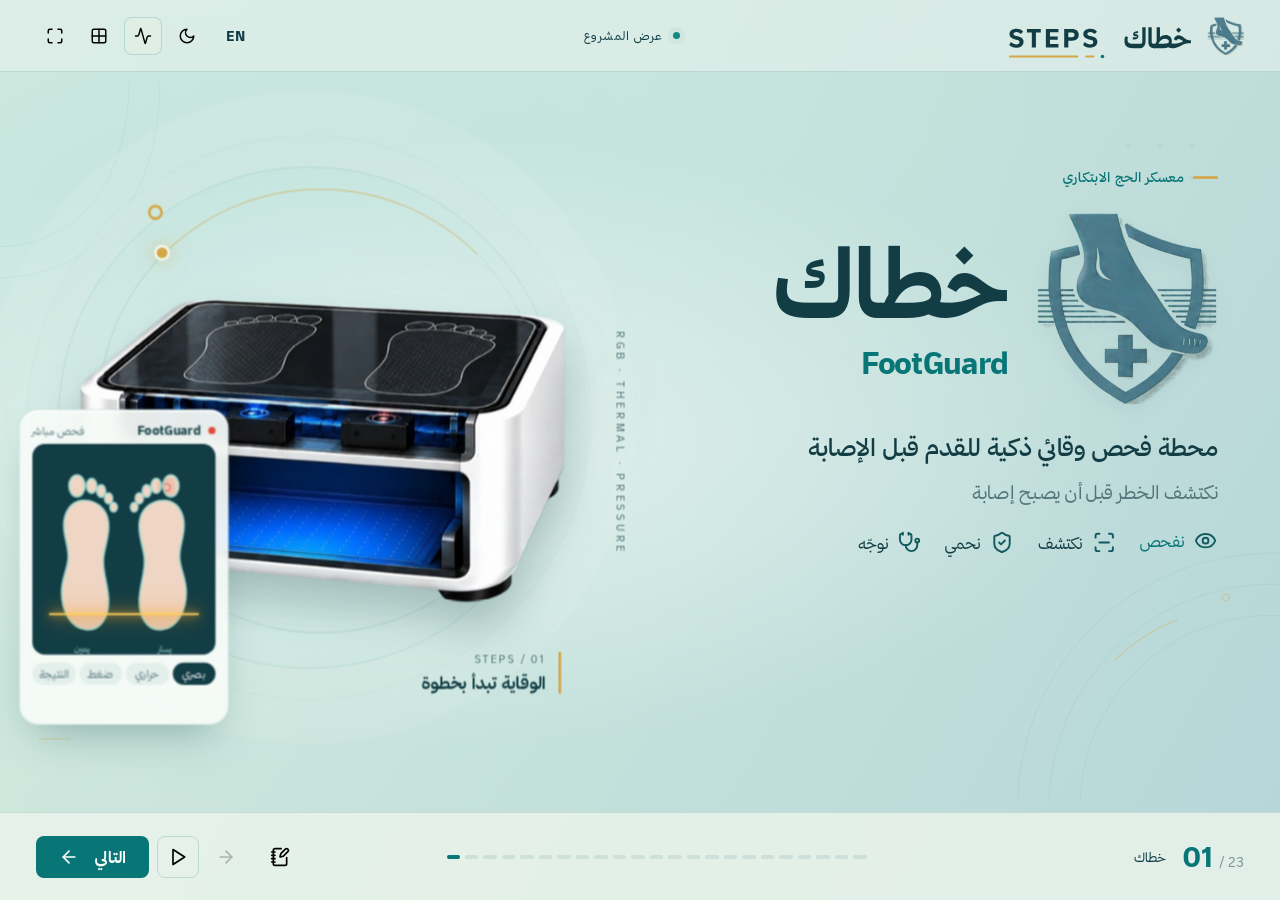
<file: index.html>
<!doctype html>
<html lang="ar" dir="rtl"><head><meta charset="UTF-8"><meta name="viewport" content="width=device-width,initial-scale=1"><meta name="theme-color" content="#a5d4d2"><meta name="description" content="خطاك STEPS، عرض متحرك لمحطة الفحص الوقائي لقدم الحاج. بالعربية والإنجليزية."><meta property="og:type" content="website"><meta property="og:title" content="خطاك STEPS · FootGuard"><meta property="og:description" content="محطة فحص وقائي ذكية للقدم قبل الإصابة — نكتشف الخطر قبل أن يصبح إصابة."><meta property="og:image" content="https://a9eelalsubhi.github.io/Steps-FootGuard/assets/og-image.png"><meta property="og:image:width" content="1200"><meta property="og:image:height" content="630"><meta property="og:locale" content="ar_SA"><meta name="twitter:card" content="summary_large_image"><meta name="twitter:image" content="https://a9eelalsubhi.github.io/Steps-FootGuard/assets/og-image.png"><title>خطاك STEPS · FootGuard</title><script src="theme.js?v=1794331796"></script><link rel="icon" type="image/png" sizes="64x64" href="assets/favicon-64.png"><link rel="apple-touch-icon" sizes="180x180" href="assets/apple-touch-icon.png"><link rel="manifest" href="manifest.webmanifest"><meta name="apple-mobile-web-app-title" content="خطاك"><meta name="apple-mobile-web-app-capable" content="yes"><meta name="mobile-web-app-capable" content="yes"><link rel="preload" href="assets/thmanyahsans-Bold.woff2" as="font" type="font/woff2" crossorigin><link rel="stylesheet" href="style.css?v=1794331796"><link rel="stylesheet" href="revision.css?v=1794331796"><link rel="stylesheet" href="motion.css?v=1794331796"><link rel="stylesheet" href="brand.css?v=1794331796"><link rel="stylesheet" href="business-model.css?v=1794331796"><link rel="stylesheet" href="dark.css?v=1794331796"><link rel="stylesheet" href="scan.css?v=1794331796"><link rel="stylesheet" href="phone.css?v=1794331796"></head>
<body><header class="toolbar"><a class="brand" href="#1" aria-label="خطاك STEPS — home"><img class="brand-emblem" src="assets/logo.webp" alt=""><img class="brand-wordmark" src="assets/steps-wordmark.svg" alt="خطاك STEPS" width="295" height="83"></a><div class="toolbar-center"><span class="live-dot"></span><span data-i18n="edition"></span></div><nav><button id="language" title="Switch language">EN</button><button id="theme" aria-label="الوضع الداكن" aria-pressed="false" title="التبديل إلى الوضع الداكن"><img src="assets/icons/moon.svg" alt=""></button><button id="motion" aria-label="تقليل الحركة" title="تقليل الحركة"><img src="assets/icons/activity.svg" alt=""></button><button id="index" aria-label="فهرس المشاهد" title="فهرس المشاهد"><img src="assets/icons/grid-2x2.svg" alt=""></button><button id="fullscreen" aria-label="ملء الشاشة" title="ملء الشاشة"><img src="assets/icons/maximize.svg" alt=""></button></nav></header>
<main id="viewport"><div id="stage-wrap"><article id="stage" aria-live="polite"></article></div></main>
<footer class="transport"><div class="scene-info"><span id="scene-count"></span><span id="scene-title"></span></div><div class="timeline" id="timeline" aria-label="فهرس سريع"></div><div class="actions"><button id="details" aria-label="المصادر والتفاصيل" title="المصادر والتفاصيل"><img src="assets/icons/notebook-pen.svg" alt=""></button><button id="previous" aria-label="السابق"><img src="assets/icons/arrow-right.svg" alt=""></button><button id="play" aria-label="تشغيل العرض تلقائيا" title="تشغيل تلقائي"><img src="assets/icons/play.svg" alt=""></button><button id="next" class="next"><span data-i18n="next"></span><img src="assets/icons/arrow-left.svg" alt=""></button></div></footer>
<dialog id="drawer"><div class="dialog-head"><h2 data-i18n="contents"></h2><button class="close" aria-label="إغلاق"><img src="assets/icons/x.svg" alt=""></button></div><div id="scene-grid"></div></dialog>
<dialog id="notes"><div class="dialog-head"><h2 id="notes-title"></h2><button class="close" aria-label="إغلاق"><img src="assets/icons/x.svg" alt=""></button></div><div id="notes-content"></div></dialog>
<dialog id="lightbox"><div class="dialog-head"><h2 id="lightbox-title"></h2><button class="close" aria-label="إغلاق"><img src="assets/icons/x.svg" alt=""></button></div><img id="lightbox-image" alt=""></dialog>
<div id="toast" role="status"></div><script src="source-content.js?v=1794331796" defer></script><script src="revision.js?v=1794331796" defer></script><script src="motion.js?v=1794331796" defer></script><script src="business-model.js?v=1794331796" defer></script><script src="assets/vendor/gsap.min.js" defer></script><script src="scan.js?v=1794331796" defer></script><script src="app.js?v=1794331796" defer></script></body></html>
</file>
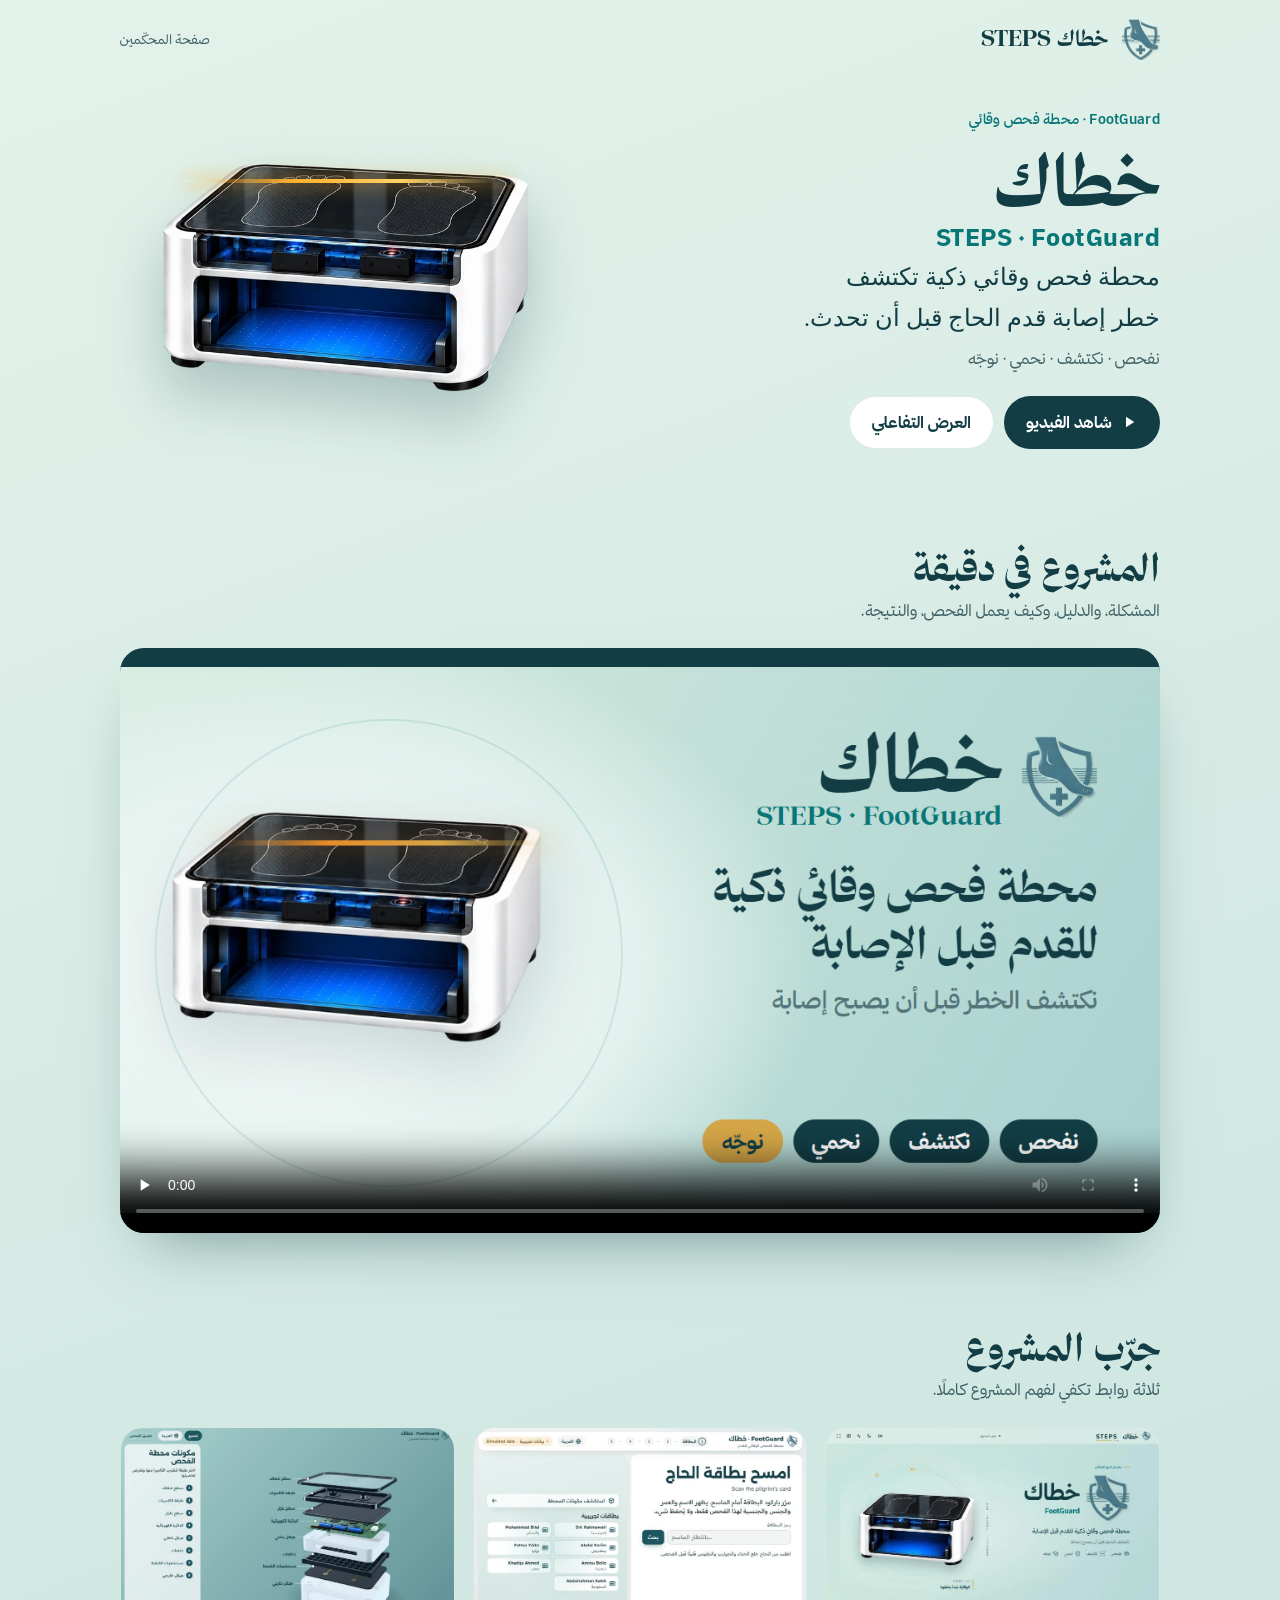
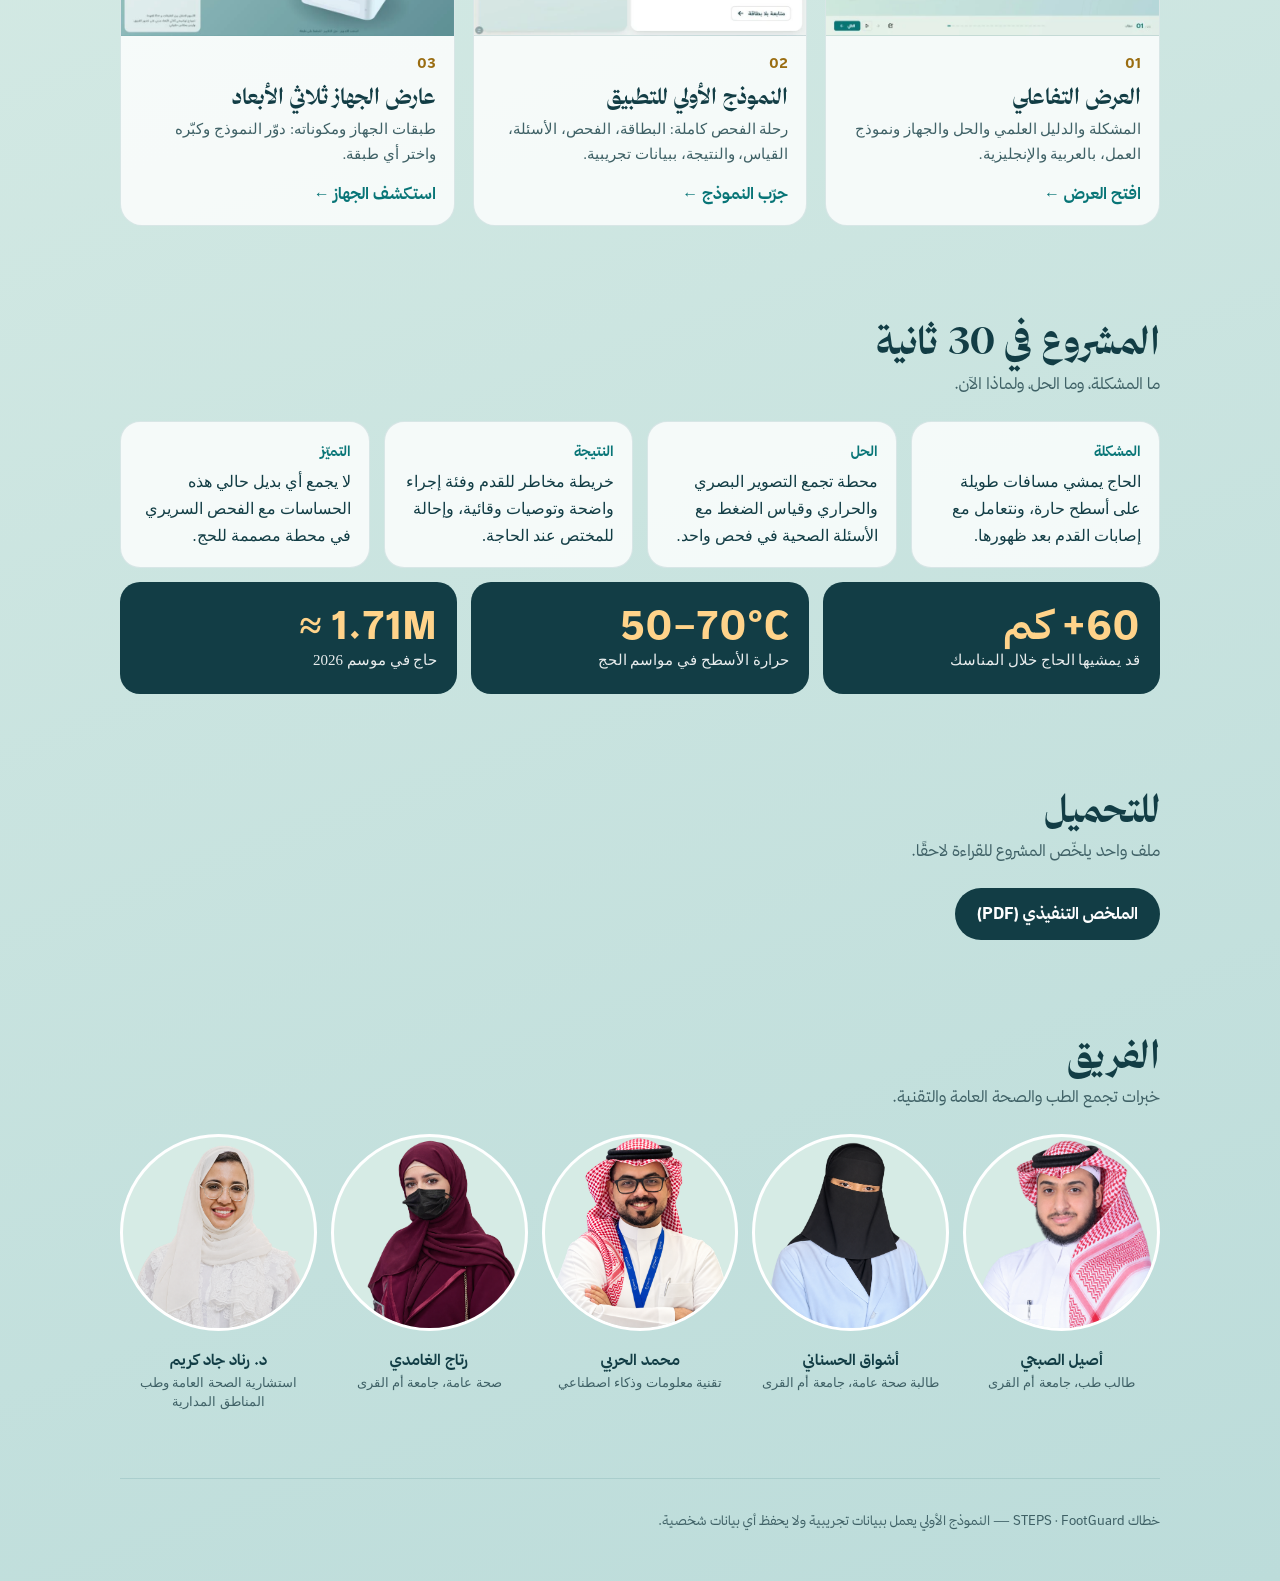
<file: judges.html>
<!doctype html>
<html lang="ar" dir="rtl">
<head>
<meta charset="utf-8">
<meta name="viewport" content="width=device-width,initial-scale=1">
<title>خطاك STEPS · للمحكّمين</title>
<meta name="description" content="كل ما يحتاجه المحكّم عن مشروع خطاك في صفحة واحدة: الفيديو، العرض التفاعلي، النموذج الأولي، وعارض الجهاز ثلاثي الأبعاد.">
<meta property="og:title" content="خطاك STEPS · للمحكّمين">
<meta property="og:description" content="محطة فحص وقائي ذكية للقدم قبل الإصابة — كل روابط المشروع في صفحة واحدة.">
<meta property="og:image" content="https://a9eelalsubhi.github.io/Steps-FootGuard/assets/og-image.png">
<meta name="twitter:card" content="summary_large_image">
<meta name="theme-color" content="#123d45">
<link rel="icon" type="image/png" sizes="64x64" href="assets/favicon-64.png"><link rel="apple-touch-icon" sizes="180x180" href="assets/apple-touch-icon.png"><link rel="manifest" href="manifest.webmanifest"><meta name="apple-mobile-web-app-title" content="خطاك"><meta name="apple-mobile-web-app-capable" content="yes"><meta name="mobile-web-app-capable" content="yes">
<style>
@font-face{font-family:TDisplay;src:url(assets/thmanyahserifdisplay-Bold.woff2) format('woff2');font-weight:700;font-display:swap}
@font-face{font-family:TText;src:url(assets/thmanyahseriftext-Regular.woff2) format('woff2');font-display:swap}
@font-face{font-family:TText;src:url(assets/thmanyahseriftext-Bold.woff2) format('woff2');font-weight:700;font-display:swap}
@font-face{font-family:TSans;src:url(assets/thmanyahsans-Regular.woff2) format('woff2');font-display:swap}
@font-face{font-family:TSans;src:url(assets/thmanyahsans-Medium.woff2) format('woff2');font-weight:500;font-display:swap}
@font-face{font-family:TSans;src:url(assets/thmanyahsans-Bold.woff2) format('woff2');font-weight:700;font-display:swap}
:root{--ink:#123d45;--teal:#087577;--mint:#a5d4d2;--paper:#eef4ef;--gold:#d5a647;--muted:#3f6166;--line:#17646c22;--card:#ffffffcc}
*{box-sizing:border-box;margin:0}
html{scroll-behavior:smooth}
body{font-family:TText,serif;color:var(--ink);background:linear-gradient(160deg,#e3f2ea,#bcdcda);min-height:100vh;line-height:1.7;-webkit-font-smoothing:antialiased}
a{color:inherit}
.wrap{max-width:1080px;margin:0 auto;padding:0 20px}
header.top{display:flex;align-items:center;gap:12px;padding:18px 0}
header.top img{width:40px}
header.top b{font-family:TDisplay;font-size:22px}
header.top span{font-family:TSans;font-size:13px;color:var(--muted);margin-inline-start:auto}
.hero{display:grid;grid-template-columns:1.1fr .9fr;align-items:center;gap:30px;padding:30px 0 50px}
.eyebrow{font-family:TSans;font-weight:500;color:var(--teal);font-size:14px;letter-spacing:.3px}
.hero h1{font-family:TDisplay;font-size:clamp(40px,7vw,72px);line-height:1.05;margin:10px 0 6px}
.hero h1 em{display:block;font-style:normal;font-family:TSans;font-weight:700;font-size:.34em;color:var(--teal);letter-spacing:.5px;margin-top:8px}
.hero p.lead{font-size:clamp(19px,2.4vw,24px);max-width:30ch}
.hero p.tag{font-family:TSans;color:var(--muted);margin-top:6px}
.cta{display:flex;flex-wrap:wrap;gap:10px;margin-top:24px}
.btn{font-family:TSans;font-weight:700;font-size:16px;text-decoration:none;display:inline-flex;align-items:center;gap:8px;padding:12px 22px;border-radius:40px;background:var(--ink);color:#fff;transition:transform .2s,box-shadow .2s}
.btn:hover{transform:translateY(-2px);box-shadow:0 10px 24px -10px #123d45aa}
.btn.alt{background:#fff;color:var(--ink);border:1px solid var(--line)}
.btn svg{width:18px;height:18px}
.device{position:relative}
.device img{width:100%;filter:drop-shadow(0 30px 30px #123d4540);animation:float 7s ease-in-out infinite}
.device::after{content:"";position:absolute;inset-inline:14%;top:18%;height:4px;border-radius:4px;background:linear-gradient(90deg,transparent,#ffb02e,#ffd166,transparent);box-shadow:0 0 18px #ffb02e;animation:beam 3.2s ease-in-out infinite}
@keyframes float{50%{transform:translateY(-10px)}}
@keyframes beam{0%{top:14%;opacity:0}15%{opacity:1}55%{top:34%;opacity:1}70%,100%{top:34%;opacity:0}}
section{padding:46px 0}
h2{font-family:TDisplay;font-size:clamp(28px,4vw,38px);line-height:1.2;margin-bottom:6px}
.sub{font-family:TSans;color:var(--muted);margin-bottom:24px}
.video{border-radius:24px;overflow:hidden;background:var(--ink);box-shadow:0 30px 60px -30px #123d4588;aspect-ratio:16/9}
.video video{width:100%;height:100%;display:block}
.links{display:grid;grid-template-columns:repeat(3,1fr);gap:18px}
.link{display:flex;flex-direction:column;text-decoration:none;background:var(--card);border:1px solid var(--line);border-radius:22px;overflow:hidden;transition:transform .25s,box-shadow .25s}
.link:hover{transform:translateY(-4px);box-shadow:0 20px 40px -20px #123d4566}
.link .shot{aspect-ratio:16/10;background:#dfeee9 center/cover;border-bottom:1px solid var(--line)}
.link .body{padding:16px 18px 18px;display:flex;flex-direction:column;gap:6px;flex:1}
.link .n{font-family:TSans;font-weight:700;color:#9a6d12;font-size:14px}
.link h3{font-family:TDisplay;font-size:22px;line-height:1.3}
.link p{font-size:15px;color:var(--muted)}
.link .go{font-family:TSans;font-weight:700;color:var(--teal);margin-top:auto;padding-top:6px}
.brief{display:grid;grid-template-columns:repeat(4,1fr);gap:14px}
.brief div{background:var(--card);border:1px solid var(--line);border-radius:20px;padding:18px}
.brief b{display:block;font-family:TSans;font-weight:700;color:var(--teal);font-size:14px;margin-bottom:4px}
.brief p{font-size:16px}
.facts{display:grid;grid-template-columns:repeat(3,1fr);gap:14px;margin-top:14px}
.facts div{background:var(--ink);color:#fff;border-radius:20px;padding:20px}
.facts strong{display:block;font-family:TSans;font-weight:700;font-size:40px;line-height:1.1;color:#ffd38a}
.facts span{font-size:15px;opacity:.9}
.downloads{display:flex;flex-wrap:wrap;gap:12px}
.team{display:grid;grid-template-columns:repeat(5,1fr);gap:14px}
.team figure{text-align:center}
.team img{width:100%;aspect-ratio:1;object-fit:cover;object-position:top;border-radius:50%;background:#d6ebe5;border:3px solid #fff}
.team figcaption{font-family:TSans;font-weight:700;font-size:15px;margin-top:8px}
.team small{display:block;font-family:TText;font-weight:400;color:var(--muted);font-size:13px;line-height:1.5}
footer{padding:30px 0 50px;font-family:TSans;font-size:13px;color:var(--muted);border-top:1px solid var(--line);margin-top:20px}
@media (max-width:800px){
  .hero{grid-template-columns:1fr;padding-top:10px}.device{order:-1;max-width:420px;margin:0 auto}
  .links,.brief,.facts{grid-template-columns:1fr}.team{grid-template-columns:repeat(3,1fr)}
  section{padding:34px 0}
}
@media (prefers-reduced-motion:reduce){*{animation:none!important;transition:none!important}}
</style>
</head>
<body>
<div class="wrap">
  <header class="top"><img src="assets/logo.webp" alt=""><b>خطاك STEPS</b><span>صفحة المحكّمين</span></header>

  <div class="hero">
    <div>
      <div class="eyebrow">FootGuard · محطة فحص وقائي</div>
      <h1>خطاك<em>STEPS · FootGuard</em></h1>
      <p class="lead">محطة فحص وقائي ذكية تكتشف خطر إصابة قدم الحاج قبل أن تحدث.</p>
      <p class="tag">نفحص · نكتشف · نحمي · نوجّه</p>
      <div class="cta">
        <a class="btn" href="#video"><svg viewBox="0 0 24 24" fill="currentColor"><path d="M8 5v14l11-7z"/></svg>شاهد الفيديو</a>
        <a class="btn alt" href="index.html?lang=ar#1">العرض التفاعلي</a>
      </div>
    </div>
    <div class="device"><img src="assets/device.webp" alt="محطة خطاك للفحص"></div>
  </div>
</div>

<div class="wrap">
  <section id="video">
    <h2>المشروع في دقيقة</h2>
    <p class="sub">المشكلة، والدليل، وكيف يعمل الفحص، والنتيجة.</p>
    <div class="video"><video controls preload="none" poster="assets/og-image.png" src="assets/pitch.mp4" playsinline></video></div>
  </section>

  <section>
    <h2>جرّب المشروع</h2>
    <p class="sub">ثلاثة روابط تكفي لفهم المشروع كاملًا.</p>
    <div class="links">
      <a class="link" href="index.html?lang=ar#1"><div class="shot" style="background-image:url(assets/shot-site.webp)"></div><div class="body"><span class="n">01</span><h3>العرض التفاعلي</h3><p>المشكلة والدليل العلمي والحل والجهاز ونموذج العمل، بالعربية والإنجليزية.</p><span class="go">افتح العرض ←</span></div></a>
      <a class="link" href="https://m7med7.github.io/G0-Steps/#start" target="_blank" rel="noopener"><div class="shot" style="background-image:url(assets/shot-app.webp)"></div><div class="body"><span class="n">02</span><h3>النموذج الأولي للتطبيق</h3><p>رحلة الفحص كاملة: البطاقة، الفحص، الأسئلة، القياس، والنتيجة، ببيانات تجريبية.</p><span class="go">جرّب النموذج ←</span></div></a>
      <a class="link" href="https://m7med7.github.io/G0-Steps/device.html?lang=ar" target="_blank" rel="noopener"><div class="shot" style="background-image:url(assets/shot-3d.webp)"></div><div class="body"><span class="n">03</span><h3>عارض الجهاز ثلاثي الأبعاد</h3><p>طبقات الجهاز ومكوناته: دوّر النموذج وكبّره واختر أي طبقة.</p><span class="go">استكشف الجهاز ←</span></div></a>
    </div>
  </section>

  <section>
    <h2>المشروع في 30 ثانية</h2>
    <p class="sub">ما المشكلة، وما الحل، ولماذا الآن.</p>
    <div class="brief">
      <div><b>المشكلة</b><p>الحاج يمشي مسافات طويلة على أسطح حارة، ونتعامل مع إصابات القدم بعد ظهورها.</p></div>
      <div><b>الحل</b><p>محطة تجمع التصوير البصري والحراري وقياس الضغط مع الأسئلة الصحية في فحص واحد.</p></div>
      <div><b>النتيجة</b><p>خريطة مخاطر للقدم وفئة إجراء واضحة وتوصيات وقائية، وإحالة للمختص عند الحاجة.</p></div>
      <div><b>التميّز</b><p>لا يجمع أي بديل حالي هذه الحساسات مع الفحص السريري في محطة مصممة للحج.</p></div>
    </div>
    <div class="facts">
      <div><strong>60+ كم</strong><span>قد يمشيها الحاج خلال المناسك</span></div>
      <div><strong><bdi dir="ltr">50–70°C</bdi></strong><span>حرارة الأسطح في مواسم الحج</span></div>
      <div><strong><bdi dir="ltr">≈ 1.71M</bdi></strong><span>حاج في موسم 2026</span></div>
    </div>
  </section>

  <section>
    <h2>للتحميل</h2>
    <p class="sub">ملف واحد يلخّص المشروع للقراءة لاحقًا.</p>
    <div class="downloads"><a class="btn" href="assets/STEPS-executive-summary.pdf" download>الملخص التنفيذي (PDF)</a></div>
  </section>

  <section>
    <h2>الفريق</h2>
    <p class="sub">خبرات تجمع الطب والصحة العامة والتقنية.</p>
    <div class="team">
      <figure><img src="assets/team-aseel-clean.png" alt=""><figcaption>أصيل الصبحي<small>طالب طب، جامعة أم القرى</small></figcaption></figure>
      <figure><img src="assets/team-ashwaq-clean.png" alt=""><figcaption>أشواق الحسناني<small>طالبة صحة عامة، جامعة أم القرى</small></figcaption></figure>
      <figure><img src="assets/team-mohammed-clean.png" alt=""><figcaption>محمد الحربي<small>تقنية معلومات وذكاء اصطناعي</small></figcaption></figure>
      <figure><img src="assets/team-retaj-clean.png" alt=""><figcaption>رتاج الغامدي<small>صحة عامة، جامعة أم القرى</small></figcaption></figure>
      <figure><img src="assets/team-renad-clean.png" alt=""><figcaption>د. رناد جاد كريم<small>استشارية الصحة العامة وطب المناطق المدارية</small></figcaption></figure>
    </div>
  </section>

  <footer>خطاك STEPS · FootGuard — النموذج الأولي يعمل ببيانات تجريبية ولا يحفظ أي بيانات شخصية.</footer>
</div>
</body>
</html>
</file>
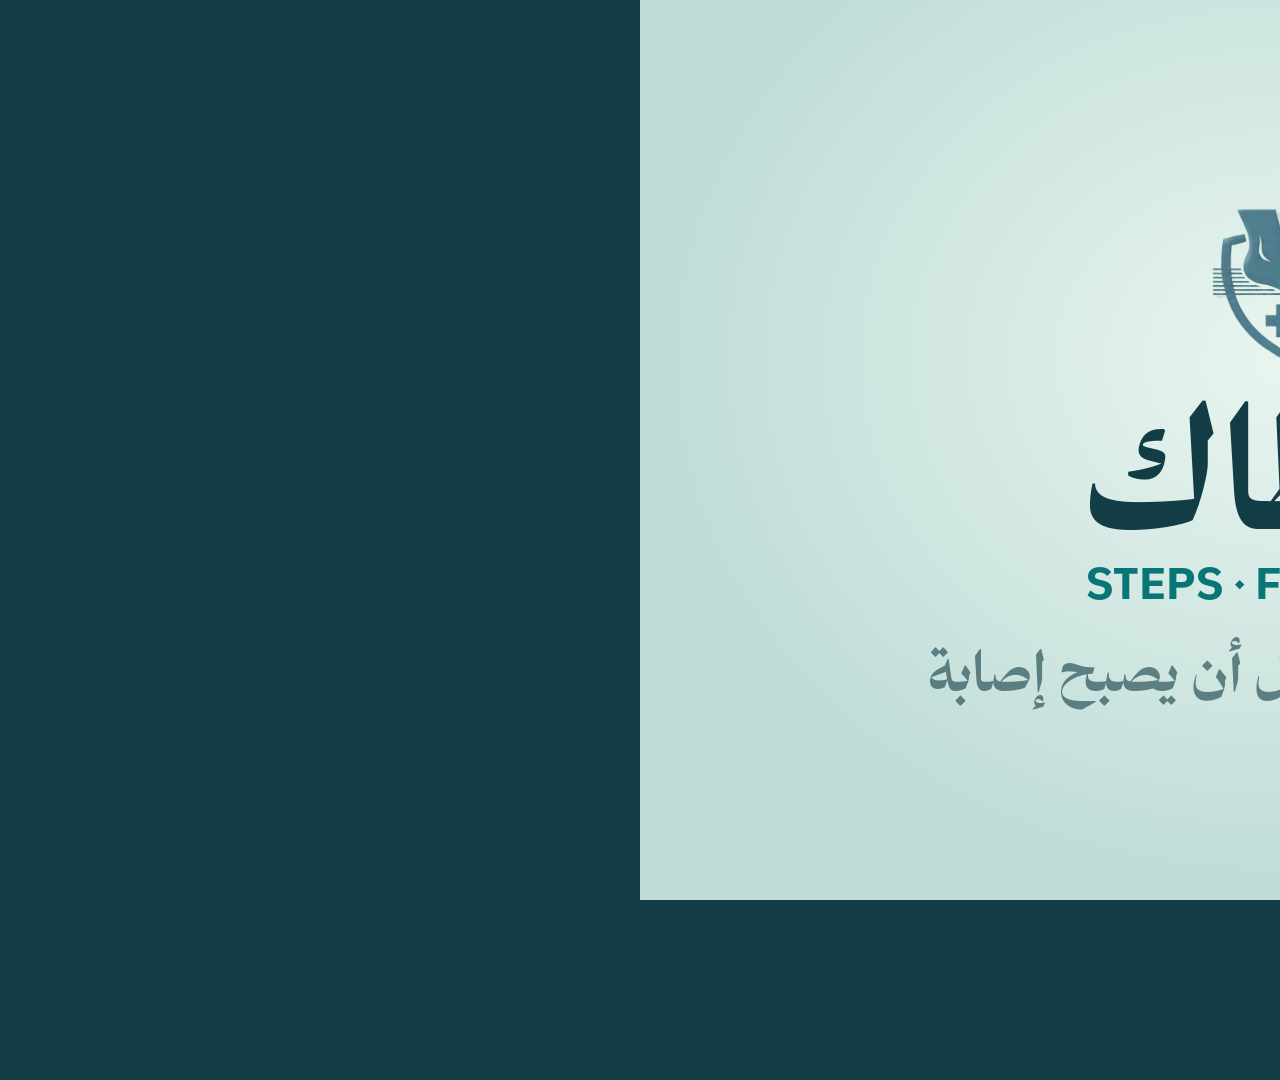
<file: design/film.html>
<!doctype html>
<html lang="ar" dir="rtl"><head><meta charset="utf-8"><title>STEPS pitch film</title>
<style>
@font-face{font-family:TDisplay;src:url(../assets/thmanyahserifdisplay-Bold.woff2);font-weight:700}
@font-face{font-family:TSans;src:url(../assets/thmanyahsans-Bold.woff2);font-weight:700}
@font-face{font-family:TSansR;src:url(../assets/thmanyahsans-Medium.woff2)}
*{margin:0;box-sizing:border-box}
html,body{width:1920px;height:1080px;overflow:hidden;background:#123d45;color:#fff}
iframe{position:absolute;inset:0;width:1920px;height:1080px;border:0;opacity:0}
.cap{position:absolute;bottom:56px;left:50%;transform:translateX(-50%);max-width:1500px;padding:18px 40px;border-radius:60px;background:#0f2f36e6;
  font-family:TDisplay;font-size:46px;line-height:1.35;text-align:center;box-shadow:0 20px 50px -20px #000a;opacity:0}
.cap b{color:#ffd166;font-weight:700}
.card{position:absolute;inset:0;display:flex;flex-direction:column;align-items:center;justify-content:center;gap:22px;
  background:radial-gradient(ellipse at 50% 40%,#e9f5ef 0,#bfdcd8 70%);color:#123d45;opacity:0}
.card img.logo{width:150px}
.card h1{font-family:TDisplay;font-size:170px;line-height:1}
.card h1 small{display:block;font-family:TSans;font-size:44px;color:#087577;text-align:center;margin-top:10px}
.card p{font-family:TDisplay;font-size:56px}
.card .chips{display:flex;gap:16px;font-family:TSans;font-size:36px}
.card .chips span{background:#123d45;color:#fff;padding:10px 30px;border-radius:40px}
.card .chips span:last-child{background:#d5a647;color:#123d45}
.links{display:flex;gap:60px;margin-top:20px}
.links div{display:flex;flex-direction:column;align-items:center;gap:12px;font-family:TSans;font-size:30px}
.links img{width:210px;height:210px;background:#fff;padding:12px;border-radius:18px}
.wipe{position:absolute;inset:0;background:#123d45;opacity:0;pointer-events:none}
</style></head><body>
<iframe id="site" src="../index.html?lang=ar#1"></iframe>
<div class="card" id="intro"><img class="logo" src="../assets/logo.webp" alt=""><h1>خطاك<small>STEPS · FootGuard</small></h1><p>نكتشف الخطر قبل أن يصبح إصابة</p></div>
<div class="card" id="outro"><h1 style="font-size:120px">جرّب المشروع</h1>
  <div class="links"><div><img src="qr-site.png" alt="">العرض التفاعلي</div><div><img src="qr-app.png" alt="">النموذج الأولي</div><div><img src="qr-3d.png" alt="">عارض الجهاز 3D</div></div>
  <div class="chips"><span>نفحص</span><span>نكتشف</span><span>نحمي</span><span>نوجّه</span></div></div>
<div class="cap" id="cap"></div>
<div class="wipe" id="wipe"></div>
<script src="../assets/vendor/gsap.min.js"></script>
<script>
// Shot list: [site scene, seconds, caption]. The site's own motion plays inside each shot.
const shots = [
  [4, 7, 'الحاج يمشي <b>أكثر من 60 كم</b> على أسطح تصل حرارتها إلى <b><bdi dir="ltr">70°C</bdi></b>'],
  [7, 7, 'واليوم نتعامل مع إصابات القدم <b>بعد</b> أن تحدث'],
  [1, 11, '<b>خطاك</b>: محطة تفحص القدم <b>قبل</b> الإصابة — بصري، حراري، ضغط'],
  [5, 7, 'فرق حراري <b>أكثر من <bdi dir="ltr">2.2°C</bdi></b> بين القدمين إنذار مبكر بخطر التقرّح'],
  [8, 7, 'تُدمج القراءات مع <b>الأسئلة الصحية</b> و<b>الفحص السريري</b>'],
  [16, 7, 'والنتيجة <b>فئة إجراء واضحة</b>، وإحالة للمختص عند الحاجة'],
  [13, 7, 'لا يجمع أي بديل حالي هذا كله في <b>محطة مصممة للحج</b>'],
  [19, 6, '<b>نحو 1.71 مليون</b> حاج في موسم واحد'],
  [2, 6, 'فريق يجمع <b>الطب</b> و<b>الصحة العامة</b> و<b>التقنية</b>'],
];
const frame = document.getElementById('site'), cap = document.getElementById('cap'), wipe = document.getElementById('wipe');
frame.addEventListener('load', () => {
  const d = frame.contentDocument;
  const st = d.createElement('style');   // film framing: only the stage, full frame
  st.textContent = '.toolbar,.transport{display:none!important}#viewport{height:100vh!important;padding:0!important}body{background:#dcecea!important}';
  d.head.append(st);
  frame.contentWindow.dispatchEvent(new Event('resize'));
  setTimeout(run, 600);
}, { once: true });
const go = n => () => { frame.contentWindow.location.hash = '#' + n; };
function run() {
  const tl = gsap.timeline({ onComplete: () => { window.__filmDone = true; } });
  tl.to('#intro', { opacity: 1, duration: 0.6 })
    .from('#intro h1', { y: 40, opacity: 0, duration: 0.8, ease: 'power3.out' }, '<')
    .from('#intro p', { y: 20, opacity: 0, duration: 0.6 }, '-=0.3')
    .to({}, { duration: 2.2 });
  shots.forEach(([n, secs, text], i) => {
    tl.to(wipe, { opacity: 1, duration: 0.35 })
      .call(go(n))
      .set(i === 0 ? '#intro' : {}, i === 0 ? { opacity: 0 } : {})
      .set(frame, { opacity: 1 })
      .set(cap, { innerHTML: text })
      .to(wipe, { opacity: 0, duration: 0.45 }, '+=0.35')
      .fromTo(cap, { opacity: 0, y: 20 }, { opacity: 1, y: 0, duration: 0.5, ease: 'power2.out' }, '-=0.1')
      .to({}, { duration: secs - 1.2 })
      .to(cap, { opacity: 0, duration: 0.3 });
  });
  tl.to(wipe, { opacity: 1, duration: 0.35 })
    .set('#outro', { opacity: 1 }).set(frame, { opacity: 0 })
    .to(wipe, { opacity: 0, duration: 0.5 })
    .from('#outro .links > div', { y: 30, opacity: 0, stagger: 0.15, duration: 0.6 }, '<')
    .to({}, { duration: 5 });
}
</script>
</body></html>
</file>
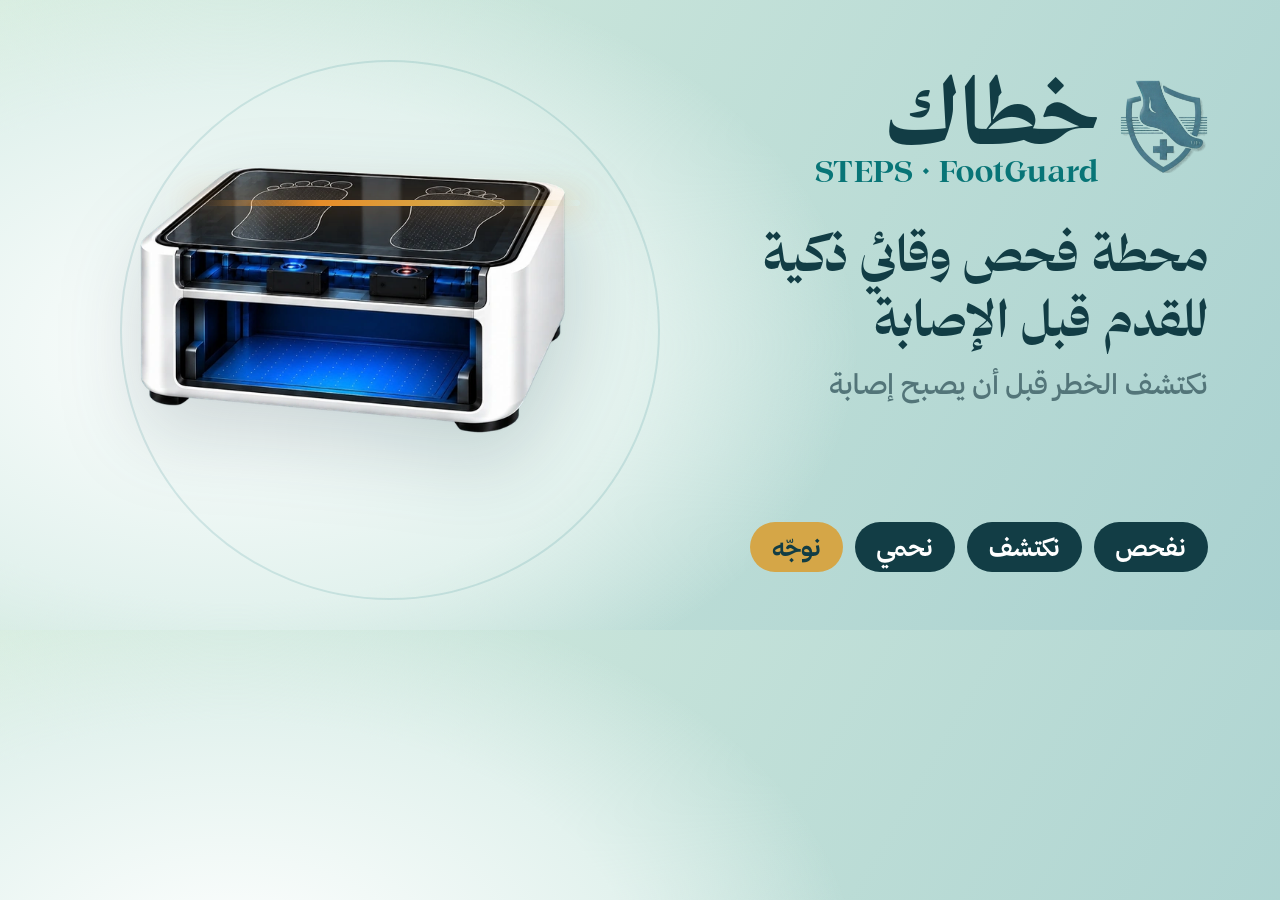
<file: design/og-card.html>
<!doctype html>
<html lang="ar" dir="rtl"><head><meta charset="utf-8">
<style>
@font-face{font-family:TDisplay;src:url(../assets/thmanyahserifdisplay-Bold.woff2)}
@font-face{font-family:TSans;src:url(../assets/thmanyahsans-Medium.woff2)}
@font-face{font-family:TSans;font-weight:700;src:url(../assets/thmanyahsans-Bold.woff2)}
*{margin:0;box-sizing:border-box}
body{width:1200px;height:630px;overflow:hidden;font-family:TSans;color:#123d45;
 background:radial-gradient(ellipse 70% 90% at 18% 55%,#ffffff 0,#e3f2ee 45%,transparent 70%),linear-gradient(120deg,#d7eddf,#a9d1d0)}
.card{position:relative;width:100%;height:100%;padding:64px 72px}
.brand{display:flex;align-items:center;gap:18px}
.brand img{width:92px}
.brand h1{font-family:TDisplay;font-size:92px;line-height:1}
.brand small{display:block;font-size:30px;color:#087577;font-weight:700;letter-spacing:.5px}
.lead{margin-top:34px;font-family:TDisplay;font-size:50px;line-height:1.3;margin-right:0;max-width:600px}
.tag{margin-top:16px;font-size:28px;color:#537579}
.steps{position:absolute;bottom:58px;right:72px;display:flex;gap:12px}
.steps span{background:#123d45;color:#fff;font-weight:700;font-size:24px;padding:10px 22px;border-radius:40px}
.steps span:last-child{background:#d5a647;color:#123d45}
.device{position:absolute;left:10px;top:120px;width:530px;filter:drop-shadow(0 30px 40px #123d4533)}
.ring{position:absolute;left:40px;top:60px;width:540px;height:540px;border-radius:50%;border:2px solid #08757722}
.scan{position:absolute;left:110px;top:200px;width:390px;height:6px;border-radius:6px;background:linear-gradient(90deg,transparent,#e78d29,#d5a647,transparent);box-shadow:0 0 30px #e78d29aa}
</style></head><body><div class="card">
<div class="ring"></div><img class="device" src="../assets/device.webp"><div class="scan"></div>
<div class="brand"><img src="../assets/logo.webp"><h1>خطاك<small>STEPS · FootGuard</small></h1></div>
<p class="lead">محطة فحص وقائي ذكية<br>للقدم قبل الإصابة</p>
<p class="tag">نكتشف الخطر قبل أن يصبح إصابة</p>
<div class="steps"><span>نفحص</span><span>نكتشف</span><span>نحمي</span><span>نوجّه</span></div>
</div></body></html>
</file>
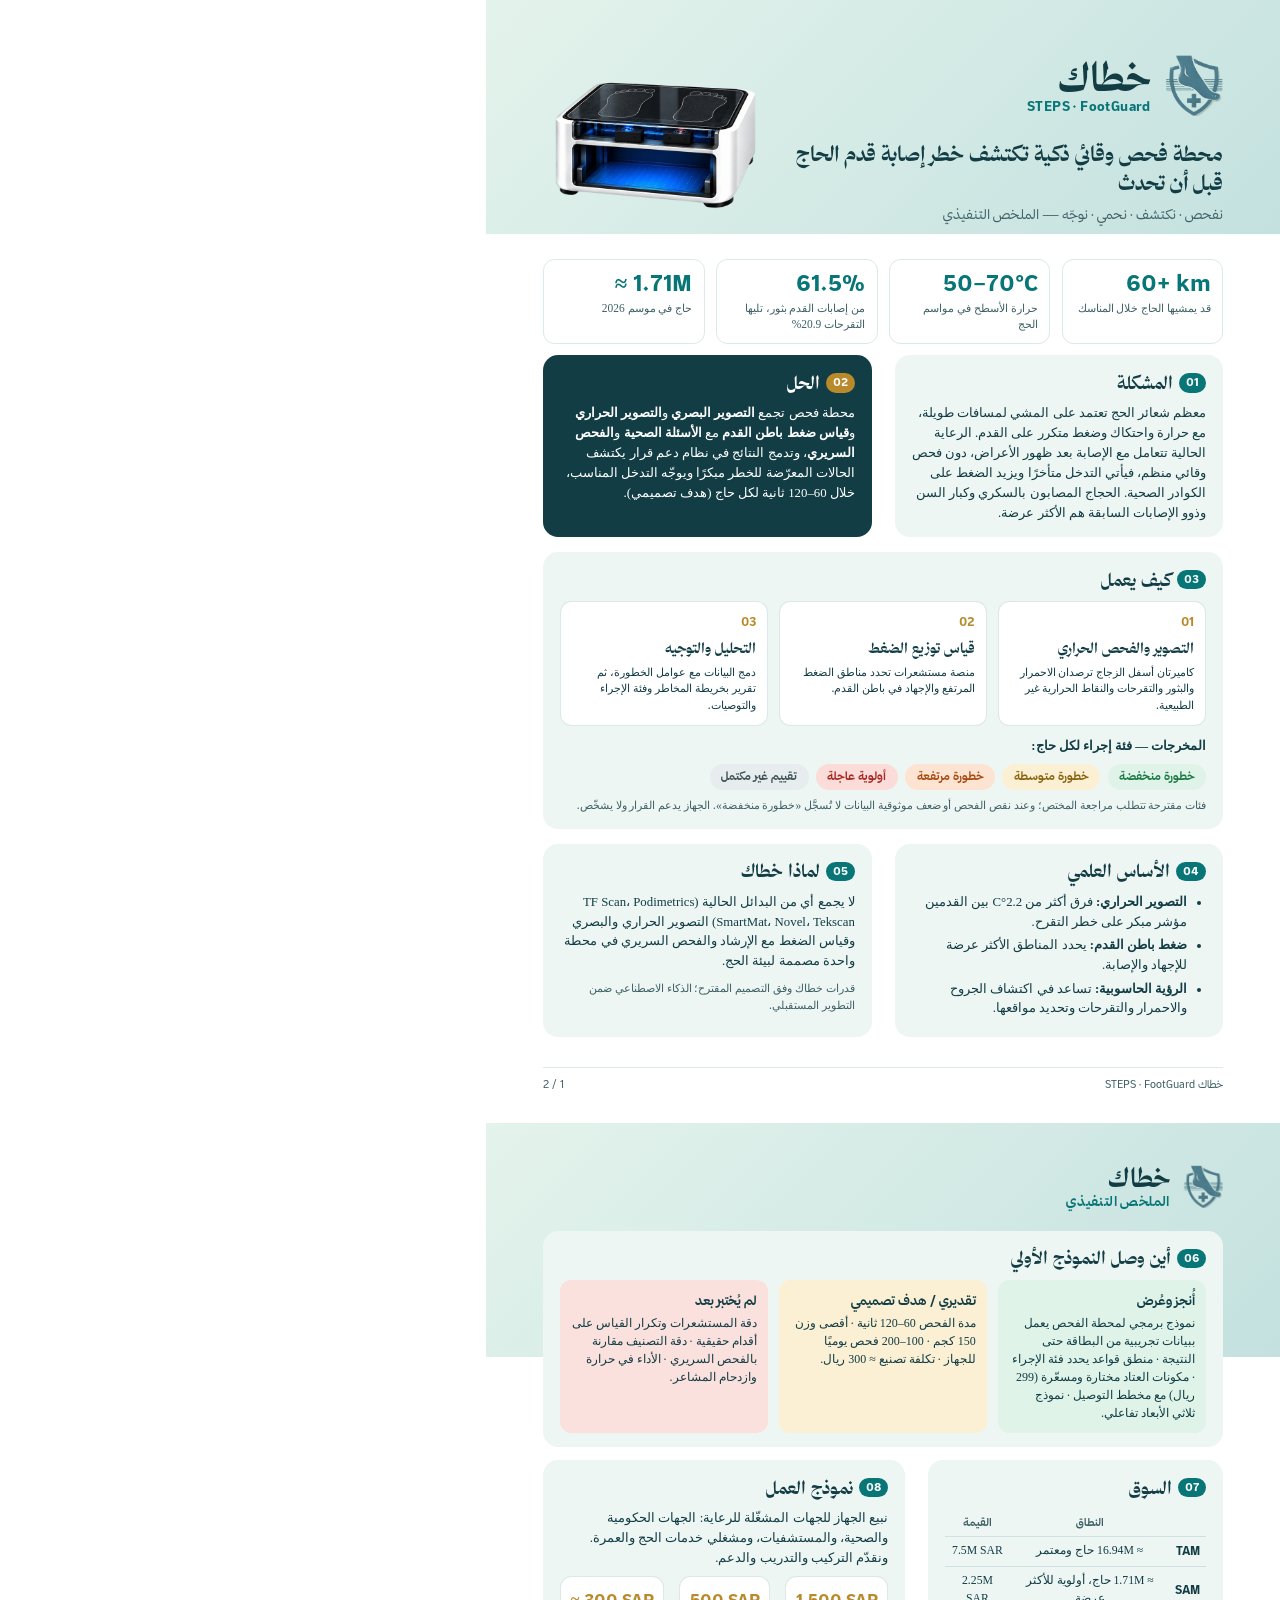
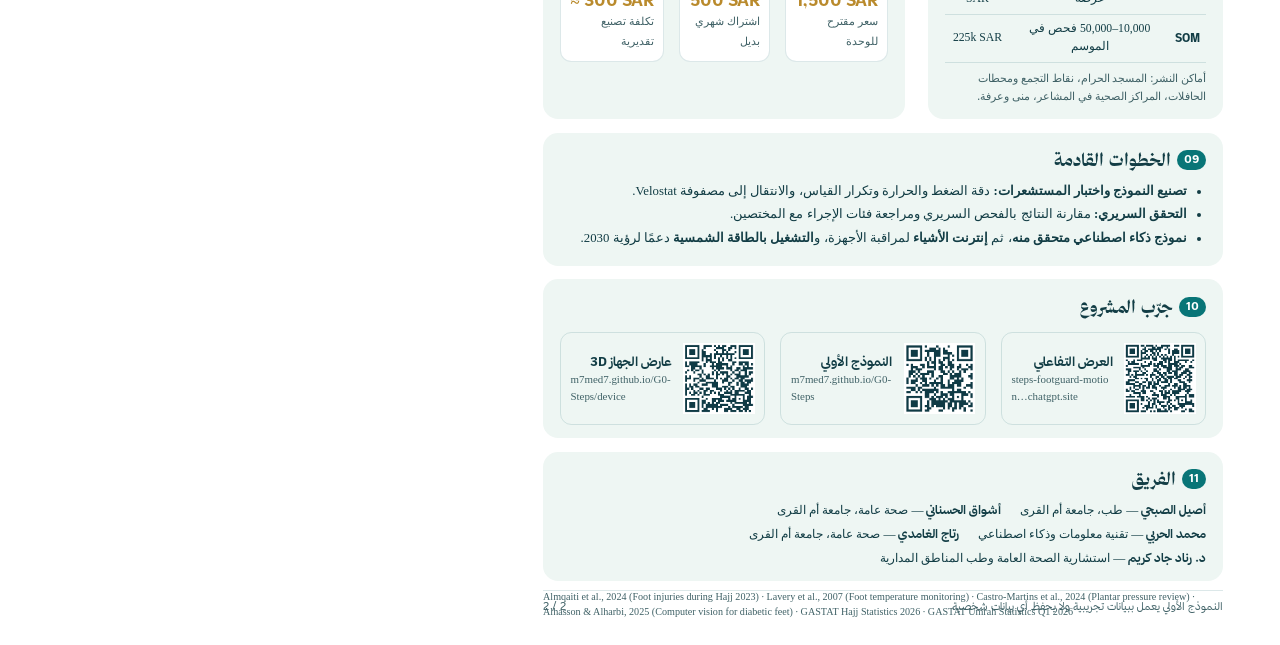
<file: design/summary.html>
<!doctype html>
<html lang="ar" dir="rtl"><head><meta charset="utf-8"><title>خطاك STEPS — الملخص التنفيذي</title>
<style>
@font-face{font-family:TDisplay;src:url(../assets/thmanyahserifdisplay-Bold.woff2);font-weight:700}
@font-face{font-family:TText;src:url(../assets/thmanyahseriftext-Regular.woff2)}
@font-face{font-family:TText;src:url(../assets/thmanyahseriftext-Bold.woff2);font-weight:700}
@font-face{font-family:TSans;src:url(../assets/thmanyahsans-Regular.woff2)}
@font-face{font-family:TSans;src:url(../assets/thmanyahsans-Bold.woff2);font-weight:700}
@page{size:A4;margin:0}
:root{--ink:#123d45;--teal:#087577;--gold:#b98a2c;--muted:#3f6166;--line:#17646c26;--soft:#eef6f3}
*{box-sizing:border-box;margin:0}
body{font-family:TText,serif;color:var(--ink);font-size:9.6pt;line-height:1.55}
.page{width:210mm;height:297mm;padding:14mm 15mm 12mm;position:relative;overflow:hidden;page-break-after:always;background:#fff}
.page::before{content:"";position:absolute;inset:0 0 auto;height:62mm;background:linear-gradient(135deg,#e4f3ec,#c4e1df);z-index:0}
.page>*{position:relative;z-index:1}
.head{display:flex;align-items:center;gap:12px}
.head img{width:16mm}
.head h1{font-family:TDisplay;font-size:30pt;line-height:1}
.head h1 small{display:block;font-family:TSans;font-weight:700;font-size:10pt;color:var(--teal);letter-spacing:.4px;margin-top:4px}
.head .doc{margin-inline-start:auto;font-family:TSans;font-size:9pt;color:var(--muted);text-align:left}
.lead{font-family:TDisplay;font-size:16pt;line-height:1.35;margin:6mm 0 2mm;max-width:118mm}
.tag{font-family:TSans;color:var(--muted);font-size:10pt}
.device{position:absolute;left:12mm;top:16mm;width:66mm}
h2{font-family:TDisplay;font-size:13.5pt;margin:0 0 2mm;display:flex;align-items:center;gap:6px}
h2 i{font-style:normal;font-family:TSans;font-weight:700;font-size:8.5pt;color:#fff;background:var(--teal);border-radius:10px;padding:1px 7px}
.grid2{display:grid;grid-template-columns:1fr 1fr;gap:6mm;margin-top:9mm}
.box{background:var(--soft);border-radius:4mm;padding:3.6mm 4.5mm}
.box.dark{background:var(--ink);color:#fff}
.box.dark h2{color:#fff}
.facts{display:grid;grid-template-columns:repeat(4,1fr);gap:3mm;margin:5mm 0 3mm}
.facts div{border:1px solid var(--line);border-radius:3mm;padding:3mm}
.facts b{display:block;font-family:TSans;font-weight:700;font-size:17pt;line-height:1.1;color:var(--teal);direction:ltr;text-align:right}
.facts span{font-size:8.6pt;color:var(--muted);line-height:1.4;display:block;margin-top:1mm}
ul{padding-inline-start:5mm}
li{margin-bottom:1mm}
.steps{display:grid;grid-template-columns:repeat(3,1fr);gap:3mm;margin-top:2mm}
.steps div{background:#fff;border-radius:3mm;padding:3mm;border:1px solid var(--line)}
.steps b{font-family:TSans;color:var(--gold);font-size:9pt}
.steps strong{display:block;font-family:TDisplay;font-size:11pt;margin:1mm 0}
.steps p{font-size:8.6pt;line-height:1.45}
.cats{display:flex;flex-wrap:wrap;gap:2mm;margin-top:2mm}
.cats span{font-family:TSans;font-weight:700;font-size:8.6pt;padding:1mm 3mm;border-radius:4mm}
.c1{background:#dff3e8;color:#1d7a47}.c2{background:#fbf0d4;color:#8a6410}.c3{background:#fde3d2;color:#a64b12}.c4{background:#fbdcd9;color:#a52a22}.c5{background:#e7ecee;color:#3f5257}
.note{font-size:8.6pt;color:var(--muted);margin-top:2mm}
table{width:100%;border-collapse:collapse;font-size:8.8pt;margin-top:2mm}
th,td{padding:1.4mm 1.6mm;border-bottom:1px solid var(--line);text-align:center}
th:first-child,td:first-child{text-align:right;font-family:TSans;font-weight:700}
thead th{font-family:TSans;font-size:8pt;color:var(--muted)}
.y{color:#1d8a52;font-weight:700}.n{color:#c2372c}
tr.us td{background:#e3f4ec}
.status{display:grid;grid-template-columns:repeat(3,1fr);gap:3mm;margin-top:2mm}
.status div{border-radius:3mm;padding:3mm;font-size:9pt;line-height:1.5}
.status b{display:block;font-family:TSans;font-size:9.5pt;margin-bottom:1mm}
.s1{background:#dff3e8}.s2{background:#fbf0d4}.s3{background:#fbe1dd}
.money{display:flex;gap:4mm;margin-top:2mm}
.money div{flex:1;background:#fff;border-radius:3mm;padding:2.5mm;border:1px solid var(--line)}
.money b{font-family:TSans;font-weight:700;font-size:12.5pt;white-space:nowrap;color:var(--gold);direction:ltr;display:block;text-align:right}
.money span{font-size:8.6pt;color:var(--muted)}
.links{display:grid;grid-template-columns:repeat(3,1fr);gap:4mm;margin-top:3mm}
.links a{display:flex;gap:3mm;align-items:center;text-decoration:none;color:inherit;border:1px solid var(--line);border-radius:3mm;padding:2.5mm}
.links img{width:19mm;height:19mm}
.links b{font-family:TSans;font-size:9.5pt;display:block}
.links span{font-size:8.2pt;color:var(--muted);direction:ltr;display:block;word-break:break-all}
.team{display:flex;flex-wrap:wrap;gap:1.5mm 5mm;font-size:9pt;margin-top:2mm}
.team b{font-family:TSans}
.foot{position:absolute;bottom:8mm;inset-inline:15mm;display:flex;justify-content:space-between;font-family:TSans;font-size:8pt;color:var(--muted);border-top:1px solid var(--line);padding-top:2mm}
.refs{font-size:7.6pt;color:var(--muted);line-height:1.5;direction:ltr;text-align:left;margin-top:2mm}
</style></head><body>

<div class="page">
  <img class="device" src="../assets/device.webp" alt="">
  <div class="head"><img src="../assets/logo.webp" alt=""><h1>خطاك<small>STEPS · FootGuard</small></h1></div>
  <p class="lead">محطة فحص وقائي ذكية تكتشف خطر إصابة قدم الحاج قبل أن تحدث</p>
  <p class="tag">نفحص · نكتشف · نحمي · نوجّه — الملخص التنفيذي</p>

  <div class="facts" style="margin-top:9mm">
    <div><b>60+ km</b><span>قد يمشيها الحاج خلال المناسك</span></div>
    <div><b>50–70°C</b><span>حرارة الأسطح في مواسم الحج</span></div>
    <div><b>61.5%</b><span>من إصابات القدم بثور، تليها التقرحات 20.9%</span></div>
    <div><b>≈ 1.71M</b><span>حاج في موسم 2026</span></div>
  </div>

  <div class="grid2" style="margin-top:2mm">
    <div class="box"><h2><i>01</i>المشكلة</h2>
      <p>معظم شعائر الحج تعتمد على المشي لمسافات طويلة، مع حرارة واحتكاك وضغط متكرر على القدم. الرعاية الحالية تتعامل مع الإصابة بعد ظهور الأعراض، دون فحص وقائي منظم، فيأتي التدخل متأخرًا ويزيد الضغط على الكوادر الصحية. الحجاج المصابون بالسكري وكبار السن وذوو الإصابات السابقة هم الأكثر عرضة.</p></div>
    <div class="box dark"><h2><i style="background:var(--gold)">02</i>الحل</h2>
      <p>محطة فحص تجمع <b>التصوير البصري</b> و<b>التصوير الحراري</b> و<b>قياس ضغط باطن القدم</b> مع <b>الأسئلة الصحية</b> و<b>الفحص السريري</b>، وتدمج النتائج في نظام دعم قرار يكتشف الحالات المعرّضة للخطر مبكرًا ويوجّه التدخل المناسب، خلال 60–120 ثانية لكل حاج (هدف تصميمي).</p></div>
  </div>

  <div class="box" style="margin-top:4mm"><h2><i>03</i>كيف يعمل</h2>
    <div class="steps">
      <div><b>01</b><strong>التصوير والفحص الحراري</strong><p>كاميرتان أسفل الزجاج ترصدان الاحمرار والبثور والتقرحات والنقاط الحرارية غير الطبيعية.</p></div>
      <div><b>02</b><strong>قياس توزيع الضغط</strong><p>منصة مستشعرات تحدد مناطق الضغط المرتفع والإجهاد في باطن القدم.</p></div>
      <div><b>03</b><strong>التحليل والتوجيه</strong><p>دمج البيانات مع عوامل الخطورة، ثم تقرير بخريطة المخاطر وفئة الإجراء والتوصيات.</p></div>
    </div>
    <p style="margin-top:3mm"><b>المخرجات — فئة إجراء لكل حاج:</b></p>
    <div class="cats"><span class="c1">خطورة منخفضة</span><span class="c2">خطورة متوسطة</span><span class="c3">خطورة مرتفعة</span><span class="c4">أولوية عاجلة</span><span class="c5">تقييم غير مكتمل</span></div>
    <p class="note">فئات مقترحة تتطلب مراجعة المختص؛ وعند نقص الفحص أو ضعف موثوقية البيانات لا تُسجَّل «خطورة منخفضة». الجهاز يدعم القرار ولا يشخّص.</p>
  </div>

  <div class="grid2" style="margin-top:4mm">
    <div class="box"><h2><i>04</i>الأساس العلمي</h2>
      <ul><li><b>التصوير الحراري:</b> فرق أكثر من 2.2°C بين القدمين مؤشر مبكر على خطر التقرح.</li>
      <li><b>ضغط باطن القدم:</b> يحدد المناطق الأكثر عرضة للإجهاد والإصابة.</li>
      <li><b>الرؤية الحاسوبية:</b> تساعد في اكتشاف الجروح والاحمرار والتقرحات وتحديد مواقعها.</li></ul></div>
    <div class="box"><h2><i>05</i>لماذا خطاك</h2>
      <p>لا يجمع أي من البدائل الحالية (TF Scan، Podimetrics SmartMat، Novel، Tekscan) التصوير الحراري والبصري وقياس الضغط مع الإرشاد والفحص السريري في محطة واحدة مصممة لبيئة الحج.</p>
      <p class="note">قدرات خطاك وفق التصميم المقترح؛ الذكاء الاصطناعي ضمن التطوير المستقبلي.</p></div>
  </div>
  <div class="foot"><span>خطاك STEPS · FootGuard</span><span>1 / 2</span></div>
</div>

<div class="page" style="padding-top:11mm">
  <div class="head"><img src="../assets/logo.webp" alt="" style="width:11mm"><h1 style="font-size:20pt">خطاك<small>الملخص التنفيذي</small></h1></div>

  <div class="box" style="margin-top:6mm"><h2><i>06</i>أين وصل النموذج الأولي</h2>
    <div class="status">
      <div class="s1"><b>أُنجز وعُرض</b>نموذج برمجي لمحطة الفحص يعمل ببيانات تجريبية من البطاقة حتى النتيجة · منطق قواعد يحدد فئة الإجراء · مكونات العتاد مختارة ومسعّرة (299 ريال) مع مخطط التوصيل · نموذج ثلاثي الأبعاد تفاعلي.</div>
      <div class="s2"><b>تقديري / هدف تصميمي</b>مدة الفحص 60–120 ثانية · أقصى وزن 150 كجم · 100–200 فحص يوميًا للجهاز · تكلفة تصنيع ≈ 300 ريال.</div>
      <div class="s3"><b>لم يُختبر بعد</b>دقة المستشعرات وتكرار القياس على أقدام حقيقية · دقة التصنيف مقارنة بالفحص السريري · الأداء في حرارة وازدحام المشاعر.</div>
    </div></div>

  <div class="grid2" style="margin-top:3.5mm">
    <div class="box"><h2><i>07</i>السوق</h2>
      <table><thead><tr><th></th><th>النطاق</th><th>القيمة</th></tr></thead><tbody>
        <tr><td>TAM</td><td>≈ 16.94M حاج ومعتمر</td><td dir="ltr">7.5M SAR</td></tr>
        <tr><td>SAM</td><td>≈ 1.71M حاج، أولوية للأكثر عرضة</td><td dir="ltr">2.25M SAR</td></tr>
        <tr><td>SOM</td><td>10,000–50,000 فحص في الموسم</td><td dir="ltr">225k SAR</td></tr></tbody></table>
      <p class="note">أماكن النشر: المسجد الحرام، نقاط التجمع ومحطات الحافلات، المراكز الصحية في المشاعر، منى وعرفة.</p></div>
    <div class="box"><h2><i>08</i>نموذج العمل</h2>
      <p>نبيع الجهاز للجهات المشغّلة للرعاية: الجهات الحكومية والصحية، والمستشفيات، ومشغلي خدمات الحج والعمرة. ونقدّم التركيب والتدريب والدعم.</p>
      <div class="money"><div><b>1,500 SAR</b><span>سعر مقترح للوحدة</span></div><div><b>500 SAR</b><span>اشتراك شهري بديل</span></div><div><b>≈ 300 SAR</b><span>تكلفة تصنيع تقديرية</span></div></div></div>
  </div>

  <div class="box" style="margin-top:3.5mm"><h2><i>09</i>الخطوات القادمة</h2>
    <ul><li><b>تصنيع النموذج واختبار المستشعرات:</b> دقة الضغط والحرارة وتكرار القياس، والانتقال إلى مصفوفة Velostat.</li>
    <li><b>التحقق السريري:</b> مقارنة النتائج بالفحص السريري ومراجعة فئات الإجراء مع المختصين.</li>
    <li><b>نموذج ذكاء اصطناعي متحقق منه</b>، ثم <b>إنترنت الأشياء</b> لمراقبة الأجهزة، و<b>التشغيل بالطاقة الشمسية</b> دعمًا لرؤية 2030.</li></ul></div>

  <div class="box" style="margin-top:3.5mm"><h2><i>10</i>جرّب المشروع</h2>
    <div class="links">
      <a href="https://steps-footguard-motion.doctors-and-hci.chatgpt.site/?lang=ar#1"><img src="qr-site.png" alt=""><div><b>العرض التفاعلي</b><span>steps-footguard-motion…chatgpt.site</span></div></a>
      <a href="https://m7med7.github.io/G0-Steps/#start"><img src="qr-app.png" alt=""><div><b>النموذج الأولي</b><span>m7med7.github.io/G0-Steps</span></div></a>
      <a href="https://m7med7.github.io/G0-Steps/device.html?lang=ar"><img src="qr-3d.png" alt=""><div><b>عارض الجهاز 3D</b><span>m7med7.github.io/G0-Steps/device</span></div></a>
    </div></div>

  <div class="box" style="margin-top:3.5mm"><h2><i>11</i>الفريق</h2>
    <div class="team"><span><b>أصيل الصبحي</b> — طب، جامعة أم القرى</span><span><b>أشواق الحسناني</b> — صحة عامة، جامعة أم القرى</span><span><b>محمد الحربي</b> — تقنية معلومات وذكاء اصطناعي</span><span><b>رتاج الغامدي</b> — صحة عامة، جامعة أم القرى</span><span><b>د. رناد جاد كريم</b> — استشارية الصحة العامة وطب المناطق المدارية</span></div></div>

  <p class="refs">Almqaiti et al., 2024 (Foot injuries during Hajj 2023) · Lavery et al., 2007 (Foot temperature monitoring) · Castro-Martins et al., 2024 (Plantar pressure review) · Alhasson &amp; Alharbi, 2025 (Computer vision for diabetic feet) · GASTAT Hajj Statistics 2026 · GASTAT Umrah Statistics Q1 2026</p>
  <div class="foot"><span>النموذج الأولي يعمل ببيانات تجريبية ولا يحفظ أي بيانات شخصية</span><span>2 / 2</span></div>
</div>
</body></html>
</file>
<file: style.css>
@font-face{font-family:Thmanyah;src:url('assets/thmanyahsans-Regular.woff2') format('woff2');font-weight:400;font-display:swap}@font-face{font-family:Thmanyah;src:url('assets/thmanyahsans-Medium.woff2') format('woff2');font-weight:500;font-display:swap}@font-face{font-family:Thmanyah;src:url('assets/thmanyahsans-Bold.woff2') format('woff2');font-weight:700;font-display:swap}@font-face{font-family:ThmanyahDisplay;src:url('assets/thmanyahserifdisplay-Bold.woff2') format('woff2');font-weight:700;font-display:swap}
:root{--ink:#123d45;--teal:#087577;--navy:#172f40;--mint:#a5d4d2;--paper:#eef4ef;--gold:#d5a647;--orange:#e78d29;--red:#b93431;--muted:#537579;--line:#17646c26}*{box-sizing:border-box}body{margin:0;color:var(--ink);font-family:Thmanyah,Arial,sans-serif;background:#dcecea;background-image:radial-gradient(ellipse at 20% 30%,#c3e4df 0,transparent 60%),linear-gradient(120deg,#d7eddf,#b5d6d8);height:100dvh;overflow:hidden}button,a{-webkit-tap-highlight-color:transparent}button{font:inherit;cursor:pointer}button:disabled{opacity:.25;cursor:default}button:focus-visible,a:focus-visible{outline:3px solid #e7992c;outline-offset:5px}a{color:inherit;text-decoration:none}button{color:inherit}button img,.icon{width:26px;height:26px;object-fit:contain}.icon{flex-shrink:0;filter:invert(28%) sepia(19%) saturate(1480%) hue-rotate(136deg)}h1,h2,h3,p{margin:0}p{line-height:1.65}h1,h2{font-weight:700;line-height:1.25}button{border:0}img{max-width:100%}.toolbar{height:72px;display:flex;align-items:center;justify-content:space-between;gap:20px;padding:0 36px;border-bottom:1px solid var(--line);position:relative;z-index:5;background:#e5f1eb9c}.brand{display:flex;align-items:center;gap:10px;font-weight:700;font-size:22px}.brand img{height:42px;width:40px;object-fit:contain}.brand b{font-size:14px;letter-spacing:2px;margin-inline-start:8px}.toolbar-center{font-size:12px;letter-spacing:1px;display:flex;gap:10px;align-items:center}.live-dot{display:inline-block;width:7px;height:7px;border-radius:50%;background:#168a82;box-shadow:0 0 0 5px #1287830e;flex-shrink:0}.toolbar nav{display:flex;gap:6px}.toolbar nav button{background:transparent;width:38px;height:38px;display:grid;place-items:center;border:1px solid transparent;border-radius:8px}.toolbar nav button:hover{background:#ffffff80;border-color:var(--line)}.toolbar nav img{width:18px;height:18px}.toolbar #language{font-weight:700;font-size:14px;width:46px}#viewport{height:calc(100dvh - 160px);display:flex;align-items:center;justify-content:center;overflow:hidden;padding:0 8px}#stage-wrap{position:relative;flex-shrink:0}#stage{position:relative;transform-origin:top left;width:1440px;height:810px;overflow:hidden;padding:46px 64px 34px}.scene-heading{margin-bottom:30px;position:relative;z-index:2}.scene-heading h1{font-size:54px;letter-spacing:-1px}.scene-heading>p{font-size:19px;color:var(--muted);margin-top:8px}.eyebrow{display:flex;align-items:center;gap:10px;font-size:15px;font-weight:500;letter-spacing:.5px;margin-bottom:16px;color:var(--teal)}.eyebrow i{height:3px;width:28px;background:var(--gold)}.tiny{font-size:14px;font-weight:700;letter-spacing:1px}.transport{height:88px;padding:0 36px;display:flex;align-items:center;justify-content:space-between;gap:25px;border-top:1px solid var(--line);background:#eaf3ebd6;position:relative;z-index:5}.scene-info{display:flex;align-items:center;gap:16px;min-width:230px}.scene-info #scene-count{display:flex;align-items:baseline;gap:6px;direction:ltr;font-size:13px}.scene-info #scene-count b{font-size:28px;color:var(--teal)}.scene-info #scene-count span{opacity:.5}.scene-info #scene-title{font-size:13px;max-width:150px}.timeline{display:flex;gap:5px;flex:1;max-width:420px;direction:ltr}.timeline button{width:100%;height:26px;padding:11px 0;background:transparent;position:relative}.timeline button:before{content:'';position:absolute;inset:11px 0;background:#356e7520;border-radius:10px}.timeline button i{display:block;position:relative;z-index:2;height:4px;border-radius:10px;background:transparent;transform-origin:left}.timeline button.done i{background:#356e7566}.timeline button.active i{background:var(--teal)}.actions{display:flex;align-items:center;gap:8px}.actions button{height:42px;min-width:38px;border-radius:8px;display:flex;align-items:center;justify-content:center;gap:16px;background:transparent}.actions button:hover{background:#ffffff8c}.actions button img{width:20px;height:20px}.actions button.next{background:var(--teal);color:white;padding:0 23px;font-weight:700;min-width:108px}.actions .next img{filter:invert(1)}.actions #play{border:1px solid #0b69732c;width:42px}.actions #details{margin-inline-end:8px}.enter{animation:reveal .8s cubic-bezier(.2,.7,.2,1) both;animation-delay:calc(var(--i,0)*90ms)}@keyframes reveal{from{opacity:0;transform:translateY(24px);filter:blur(3px)}to{opacity:1;transform:translateY(0);filter:blur(0)}}@keyframes float{0%,100%{transform:translateY(0) rotate(-1deg)}50%{transform:translateY(-12px) rotate(0)}}@keyframes pulse{0%,100%{opacity:.5;transform:scale(.98)}50%{opacity:1;transform:scale(1.02)}}@keyframes sweep{0%{transform:translateY(-180px);opacity:0}20%{opacity:.7}80%{opacity:.7}100%{transform:translateY(180px);opacity:0}}@keyframes grow{from{transform:scaleX(0)}to{transform:scaleX(1)}}@keyframes progress{from{transform:scaleX(0)}to{transform:scaleX(1)}}@keyframes beam{0%{background-position:100% 0}100%{background-position:-100% 0}}.primary{display:inline-flex;align-items:center;gap:22px;padding:17px 26px;background:var(--teal);color:white;border-radius:9px;font-weight:700;font-size:19px}.primary .icon{filter:invert(1);width:22px}.source-line{position:absolute;bottom:19px;inset-inline:64px;border-top:1px solid var(--line);padding-top:10px;font-size:10px;line-height:1.6;direction:ltr;text-align:left;color:#477076;padding-inline-end:80px}.source-line button{position:absolute;inset-inline-end:0;bottom:0;background:transparent;font-size:12px;display:flex;gap:8px;align-items:center}.source-line button .icon{width:13px;height:13px}.scene-summary{font-size:21px;line-height:1.55;max-width:1050px;text-align:center;margin:34px auto 0}.hero-copy{position:absolute;inset-inline-start:70px;top:120px;width:590px;z-index:3}.hero-copy h1{font-size:142px;line-height:1;letter-spacing:-4px;margin:28px 0}.hero-copy h1 em{font-family:ThmanyahDisplay,Thmanyah,serif;display:block;font-size:43px;letter-spacing:-1px;margin-top:15px;font-style:normal;color:var(--teal)}.hero-description{font-size:29px;font-weight:500;max-width:550px}.hero-tagline{color:var(--muted);font-size:21px;margin-top:12px}.hero-process{display:flex;gap:26px;margin:37px 0}.hero-process>div{display:flex;gap:10px;align-items:center;font-size:18px}.hero-process .icon{width:28px}.hero-copy .primary{margin-top:4px}.hero-art{position:absolute;inset-inline-end:25px;top:50px;width:680px;height:660px}.hero-mark{position:absolute;top:12px;inset-inline-end:60px;width:115px;opacity:.15}.product-orbit{position:absolute;width:565px;height:565px;border:1px solid #15727a20;border-radius:50%;top:45px;left:40px;box-shadow:0 0 0 34px #e9f3eb42,0 0 0 35px #1470790b,0 0 0 85px #e9f3eb20}.product-orbit:after{content:'';position:absolute;width:11px;height:11px;border:3px solid var(--gold);border-radius:50%;left:100px;top:42px}.hero-device{width:680px;position:absolute;top:134px;left:0;filter:drop-shadow(0 32px 25px #123b453c);animation:float 7s ease-in-out infinite;z-index:2}.product-caption{position:absolute;bottom:22px;inset-inline-start:74px;display:flex;flex-direction:column;gap:8px;border-inline-start:3px solid var(--gold);padding-inline-start:14px}.product-caption span{font-size:12px;letter-spacing:2px;opacity:.65}.product-caption b{font-size:19px}.hero-vertical{position:absolute;inset-inline-end:8px;top:230px;writing-mode:vertical-rl;font-size:12px;letter-spacing:4px;color:var(--muted)}.scene-1:before,.scene-23:before{content:'';position:absolute;inset:0;background:radial-gradient(ellipse at 35% 50%,#fff7 0,transparent 60%);pointer-events:none}.team{display:grid;grid-template-columns:repeat(5,1fr);gap:27px;margin-top:38px}.person{position:relative}.portrait{height:230px;border-bottom:2px solid var(--gold);background:linear-gradient(180deg,transparent,#d0e4de);display:flex;justify-content:center;align-items:flex-end;position:relative;overflow:hidden}.portrait img{height:214px;width:100%;object-fit:contain;object-position:bottom}.portrait span{position:absolute;bottom:10px;inset-inline-start:8px;font-size:12px;font-weight:700;opacity:.55}.person h2{font-size:24px;margin-top:22px}.person p{font-size:17px;margin-top:14px;line-height:1.6;color:var(--muted)}.person a{display:flex;align-items:center;gap:6px;color:var(--teal);font-size:14px;margin-top:14px}.person a .icon{width:13px;height:13px}.chapters{display:grid;grid-template-columns:repeat(3,1fr);gap:24px;margin-top:38px}.chapter{padding:28px 25px;min-height:205px;text-align:start;background:#eff6f0a6;border:1px solid #b1ceca;position:relative;transition:background .2s,transform .2s;border-radius:10px}.chapter:hover{background:#f9fbf3;transform:translateY(-5px)}.chapter .chapter-no{font-size:17px;letter-spacing:1px;color:var(--gold);font-weight:700;display:block}.chapter>.icon{position:absolute;top:28px;inset-inline-end:26px;width:38px;height:38px}.chapter h2{font-size:27px;margin-top:28px}.chapter p{font-size:16px;margin-top:8px;color:var(--muted)}.chapter>.chapter-arrow{top:auto;bottom:26px;width:20px;height:20px}.evidence-grid{display:grid;grid-template-columns:1fr 1.1fr;gap:55px;margin-top:25px}.evidence-photo{height:494px;position:relative;border-radius:10px;overflow:hidden;background:var(--navy)}.evidence-photo>img{width:100%;height:310px;object-fit:cover;filter:saturate(.65)}.photo-metrics{display:flex;gap:30px;padding:25px;color:#f1f4e9}.photo-metrics>div{flex:1}.photo-metrics strong{font-size:47px;display:block;direction:ltr}.photo-metrics strong span{font-size:20px}.photo-metrics p{font-size:14px;color:#b5d4cc}.evidence-copy h2{font-size:30px;line-height:1.4;margin-bottom:26px}.evidence-copy>p{font-size:19px;margin-top:23px}.bar-stat{margin:18px 0}.bar-stat>div{display:flex;justify-content:space-between;align-items:center;font-size:20px}.bar-stat strong{font-size:38px;color:var(--teal);direction:ltr}.bar-stat i{display:block;height:8px;background:#2b797719;margin-top:10px;border-radius:8px;overflow:hidden;direction:ltr}.bar-stat i b{display:block;width:var(--value);height:100%;background:var(--teal);animation:grow 1.5s ease both;transform-origin:left}.bar-stat.secondary i b{background:var(--gold)}.fine-facts{display:flex;gap:32px;margin-top:20px}.fine-facts span{font-size:15px}.fine-facts b{font-size:25px;margin-inline-end:6px}.risk-layout{display:grid;grid-template-columns:1.55fr 1fr;gap:48px;margin-top:25px}.stats-grid{display:grid;grid-template-columns:1fr 1fr;gap:22px}.stat{background:#f5f8f1bd;border:1px solid #c4dbd2;border-radius:12px;padding:24px 25px 22px;position:relative;height:222px}.stat>.icon{position:absolute;top:26px;inset-inline-end:26px;width:37px;height:37px;filter:invert(55%) sepia(90%) saturate(750%) hue-rotate(346deg)}.stat-number{font-size:62px;font-weight:700;color:var(--red);direction:ltr;text-align:start;line-height:1.1}.stat p{font-size:19px;line-height:1.5;margin-top:14px;max-width:290px}.stat-track{height:3px;background:#b9392d10;margin-top:16px;direction:ltr}.stat-track b{display:block;height:100%;width:var(--value);background:var(--red);transform-origin:left;animation:grow 1.6s ease both}.thermal-feature{position:relative;min-height:465px;display:flex;align-items:center;justify-content:flex-end;flex-direction:column;text-align:center;padding:35px 34px;background:linear-gradient(140deg,#537f8c,#285161);color:#f2f4e9;border-radius:12px;overflow:hidden}.thermal-feature>.thermal-foot{position:absolute;top:22px;left:calc(50% - 90px);width:180px;height:180px;filter:invert(83%) sepia(12%) saturate(380%) hue-rotate(115deg);opacity:.55}.thermal-scan{position:absolute;top:108px;left:20%;width:60%;height:2px;background:var(--gold);box-shadow:0 0 22px 8px #e9a14035;animation:sweep 5s ease-in-out infinite}.thermal-feature>.tiny{margin-top:190px;color:#c9ddd2}.delta{font-size:28px;margin-top:13px;direction:ltr}.delta b{font-size:70px}.delta small{font-size:30px;color:var(--gold)}.thermal-feature p{font-size:21px;margin-top:8px}.heat-scale{display:flex;gap:10px;align-items:center;width:70%;margin-top:20px;font-size:16px}.heat-scale i{flex:1;height:5px;border-radius:3px;background:linear-gradient(to right,#50c6bd,#edd25b,#ee7552)}.science-layout{display:grid;grid-template-columns:.98fr 1.15fr;gap:48px}.science-visual{display:flex;gap:22px;align-items:center;padding:22px 18px 22px 0;height:500px;background:#eff6f0a3;border-radius:10px}.science-visual>img{width:49%;height:440px;object-fit:contain;mix-blend-mode:multiply}.injury-list{flex:1;padding-inline-end:20px}.injury-list h3{font-size:20px;margin-bottom:24px}.injury-list p{border-bottom:1px solid var(--line);padding:11px 0;display:flex;flex-direction:column;gap:3px;font-size:14px}.injury-list p b{font-size:27px;color:var(--teal);direction:ltr;text-align:start}.science-rows{display:flex;flex-direction:column;gap:24px}.science-row{display:flex;gap:22px;padding:28px 0;border-bottom:1px solid var(--line)}.science-row>.icon{width:44px;height:44px;margin-top:4px}.science-row h2{font-size:28px}.science-row p{font-size:20px;color:var(--muted);margin-top:10px}.problem-chain{display:grid;grid-template-columns:repeat(5,1fr);gap:23px;margin-top:40px;position:relative}.problem-chain:before{content:'';position:absolute;left:20px;right:20px;top:59px;height:1px;background:var(--gold)}.chain-node{position:relative;padding:22px 18px;text-align:center;background:#d0e5df;border-radius:10px;border:1px solid #89b5b4;min-height:183px}.chain-node>.icon{display:block;margin:0 auto 18px;width:48px;height:48px}.chain-node b{font-size:22px;line-height:1.4;display:block}.chain-node span{position:absolute;top:11px;inset-inline-end:12px;font-size:12px;color:var(--muted)}.chain-node:nth-child(n+3){border-color:#cf9b70;background:#e9e3d3}.chain-node:last-child{background:#e5d3c7;border-color:#bf8776}.care-compare{display:grid;grid-template-columns:1fr 1fr;gap:40px;margin-top:36px}.care-compare>div{padding:26px 32px;border-top:3px solid #a75848;background:#f4eee6a8;border-radius:0 0 10px 10px}.care-compare .preventive{border-color:var(--teal);background:#d8eee2}.care-compare h2{font-size:29px;margin-bottom:15px}.care-compare h2 small{display:inline-block;font-size:18px;margin-inline-start:15px;opacity:.75}.care-compare p{display:flex;gap:12px;align-items:center;font-size:19px;margin:7px 0}.care-compare p .icon{width:18px;height:18px}.solution-diagram{margin-top:35px}.input-stream{display:grid;grid-template-columns:repeat(5,1fr);gap:20px}.stream-node{background:#f0f6eeaa;padding:23px 16px;text-align:center;border-top:3px solid var(--teal);min-height:156px}.stream-node .icon{width:34px;height:34px;margin-bottom:10px}.stream-node b{display:block;font-size:22px}.stream-node>span{display:block;font-size:13px;color:var(--muted);margin-top:8px;direction:ltr}.fusion{position:relative;background:var(--navy);color:#edf4e9;width:740px;text-align:center;margin:30px auto;padding:18px 30px;border-radius:10px;border-bottom:3px solid var(--gold)}.fusion:before,.fusion:after{content:'';height:30px;width:1px;background:var(--teal);position:absolute;left:50%}.fusion:before{top:-30px}.fusion:after{bottom:-33px}.fusion>.icon{display:none}.fusion h2{font-size:27px}.fusion p{font-size:16px;color:#bfd6cc;margin-top:5px}.flow-beam{position:absolute;bottom:-3px;left:15%;width:70%;height:3px;background:linear-gradient(90deg,transparent,var(--gold),transparent);background-size:40% 100%;animation:beam 4s linear infinite}.output-stream{display:grid;grid-template-columns:repeat(4,1fr);gap:22px;width:1120px;margin:auto}.result-node{background:#c1ded3;border:1px solid #398f8236;min-height:83px;display:flex;align-items:center;justify-content:center;gap:14px;border-radius:7px;font-size:21px}.result-node:nth-child(2){background:#e7dcae}.result-node:nth-child(4){background:#e5c9b8}.hardware-layout{display:grid;grid-template-columns:1.1fr 1fr;gap:50px;height:560px}.exploded{position:relative;display:flex;align-items:center;justify-content:center}.exploded>img{width:100%;height:560px;object-fit:contain;filter:drop-shadow(0 14px 16px #19424d25)}.layer-pins{position:absolute;top:61px;inset-inline-start:0;display:flex;flex-direction:column;gap:16px}.layer-pins button{width:31px;height:31px;border-radius:50%;background:#d8e9de;border:1px solid #82ada9;font-size:14px;font-weight:700}.layer-pins button.selected{background:var(--gold);border-color:var(--gold)}.hardware-detail{padding-top:8px}.hardware-detail>.tiny{color:var(--teal)}.hardware-detail>h2{font-size:31px;margin:12px 0}.hardware-detail>p{font-size:19px;height:68px;color:var(--muted)}.layer-list{display:grid;grid-template-columns:1fr 1fr;gap:7px 12px;margin-top:16px}.layer-list button{display:flex;gap:12px;align-items:center;text-align:start;background:#e6f0e480;padding:10px 12px;font-size:16px;border-radius:6px;border:1px solid transparent}.layer-list button b{color:var(--muted);font-size:13px}.layer-list button.selected{background:#f0d99d;color:#604b20;border-color:#c19d4b}.wiring-row{display:flex;gap:20px;margin-top:24px;align-items:center;padding-top:18px;border-top:1px solid var(--line)}.wiring-row>img{width:170px;height:112px;object-fit:contain;border-radius:6px}.wiring-row b{display:block;font-size:20px}.wiring-row button{display:flex;gap:12px;align-items:center;padding:0;background:transparent;margin-top:12px;font-size:16px;color:var(--teal)}.wiring-row button .icon{width:17px;height:17px}.prototype-layout{display:grid;grid-template-columns:.95fr 1.18fr;gap:42px;height:570px}.screens-grid{display:grid;grid-template-columns:1fr 1fr;gap:18px;align-content:start}.screen-thumb{background:#eaf3e9;border:2px solid transparent;box-shadow:0 6px 14px #274e540b;padding:9px 9px 12px;border-radius:9px;text-align:start}.screen-thumb img{width:100%;height:172px;object-fit:contain;background:#fff}.screen-thumb span{font-size:17px;display:block;margin:8px 8px 0}.screen-thumb.selected{border-color:var(--teal)}.prototype-focus{padding-top:18px}.device-browser{padding:8px;background:#162f3e;border-radius:14px;box-shadow:0 20px 40px #17424a20;overflow:hidden}.browser-bar{height:29px;display:flex;gap:5px;align-items:center;padding:0 8px;color:#c2dcd3;direction:ltr}.browser-bar i{width:5px;height:5px;border-radius:50%;background:#779c99}.browser-bar span{margin-left:auto;font-size:11px;letter-spacing:1px}.focus-screen{display:block;width:100%;height:350px;object-fit:contain;background:#fcfdf6;border-radius:6px}.prototype-caption{display:flex;align-items:flex-start;gap:20px;margin-top:22px}.prototype-caption b{font-size:24px;white-space:nowrap}.prototype-caption p{font-size:18px;color:var(--muted)}.prototype-link{display:flex;align-items:center;gap:13px;margin-top:20px;color:var(--teal);font-weight:700}.prototype-link>img{width:52px;height:52px}.prototype-link>span{display:flex;align-items:center;gap:12px;font-size:18px}.prototype-link .icon{width:17px}.how-grid{display:grid;grid-template-columns:1fr 1fr 1.05fr;gap:30px;margin-top:35px}.how-step{position:relative;padding:0 22px 25px;background:#e9f2e9a1;border-radius:12px;border-bottom:3px solid #92b9ac;min-height:538px}.how-step>.step-no{position:absolute;top:15px;inset-inline-start:18px;font-size:18px;font-weight:700;color:var(--gold);z-index:2}.how-step>img{width:100%;height:266px;object-fit:contain}.how-step h2{font-size:27px;margin-top:13px}.how-step>p{font-size:20px;margin-top:15px}.report-step{background:var(--navy);color:#eef4e9;border-color:var(--gold)}.report-step>p{color:#c6ddd1}.report-visual{height:266px;position:relative;display:flex;align-items:center;justify-content:center;gap:10px}.report-visual>.icon{width:105px;height:105px;filter:invert(86%) sepia(12%) saturate(350%) hue-rotate(94deg)}.report-lines{width:90px;display:flex;flex-direction:column;gap:14px}.report-lines i{height:4px;background:#6d9e9b;border-radius:4px;animation:grow 2s ease both;transform-origin:left}.report-lines i:nth-child(2){width:70%}.report-lines i:nth-child(3){width:85%}.report-lines i:nth-child(4){width:50%}.report-visual>.report-check{width:45px;height:45px;position:absolute;bottom:40px;left:calc(50% - 22px);filter:invert(70%) sepia(52%) saturate(560%) hue-rotate(2deg)}.report-alert{margin-top:21px;padding-top:15px;border-top:1px solid #bcd7c521;display:flex;gap:10px;align-items:center;font-size:16px;color:#e3c67c}.report-alert .icon{width:21px;filter:invert(75%) sepia(20%) saturate(930%) hue-rotate(3deg)}.specs-layout{display:grid;grid-template-columns:1.7fr 1fr;gap:46px}.spec-table{border:1px solid #a0c3bb;border-radius:9px;overflow:hidden;background:#edf6ed99}.spec-row{display:grid;grid-template-columns:1fr 1.65fr;min-height:42px;border-bottom:1px solid #8fb9af45;font-size:18px}.spec-row:last-child{border:0}.spec-row>span,.spec-row>b{padding:10px 18px;display:flex;align-items:center}.spec-row>b{font-size:16px;font-weight:500}.spec-header{background:var(--teal);color:#edf5e9}.spec-header>b{font-size:18px;font-weight:700;direction:inherit}.considerations h2{font-size:26px;margin-bottom:14px}.considerations>div{display:flex;align-items:center;gap:12px;padding:9px 0}.considerations .icon{width:27px;height:27px}.considerations p{display:flex;flex-direction:column;font-size:16px;line-height:1.5}.considerations p b{font-size:18px}.considerations p span{color:var(--muted);font-size:15px}.comparison{margin-top:48px;border-radius:10px;overflow:hidden;border:1px solid #87b3ac;background:#edf5ecaa}.comparison table{border-collapse:collapse;width:100%;table-layout:fixed;text-align:center}.comparison th,.comparison td{padding:20px 12px;border-bottom:1px solid #76a99d30;border-inline-end:1px solid #76a99d20;height:81px}.comparison thead th{font-size:17px;font-weight:500;background:#dece9b;color:#4c4b31}.comparison thead th:first-child{width:210px}.comparison tbody th{font-size:23px;text-align:start;padding-inline-start:25px;direction:ltr}.comparison tbody th small{font-size:12px;display:block;color:var(--muted);margin-top:3px}.comparison .our-row{background:#c3dfcf}.compare-check{display:inline-grid;place-items:center;width:31px;height:31px;border:1px solid #16847c69;border-radius:50%;color:var(--teal)}.compare-check .icon{width:20px;height:20px}.compare-check.no{border-color:transparent;opacity:.35}.compare-check.no .icon{width:17px;height:17px}.comparison-note{font-size:16px;color:var(--muted);margin-top:20px}.inputs-cards{display:grid;grid-template-columns:repeat(5,1fr);gap:20px;margin-top:60px}.input-card{padding:30px 22px;position:relative;background:var(--navy);color:#e5f1e7;border-radius:12px;min-height:368px;border-bottom:3px solid var(--teal)}.input-card:nth-child(2n){border-color:var(--gold)}.input-no{position:absolute;top:20px;inset-inline-end:20px;font-size:13px;color:#7eacaa}.input-card>.icon{width:45px;height:45px;filter:invert(80%) sepia(16%) saturate(500%) hue-rotate(106deg)}.input-card h2{font-size:26px;margin-top:29px}.input-card>b{font-size:13px;display:block;color:#adcebd;margin-top:8px}.input-card p{font-size:20px;line-height:1.5;color:#c6d9cd;margin-top:24px}.input-signal{position:absolute;bottom:25px;height:2px;width:50px;background:var(--gold);opacity:.6}.question-strip{display:flex;align-items:center;justify-content:center;gap:20px;margin-top:42px;border-top:1px solid var(--line);padding-top:28px}.question-strip p{font-size:20px}.question-strip .icon{width:25px}.processing-grid{display:grid;grid-template-columns:repeat(3,1fr);grid-auto-flow:column;grid-template-rows:repeat(3,112px);gap:18px 28px;margin-top:35px}.process-step{display:flex;align-items:center;gap:15px;border:1px solid #a0c4b9;background:#edf5ecb3;border-radius:9px;padding:15px 19px;position:relative;overflow:hidden}.process-step:after{content:'';position:absolute;bottom:0;inset-inline-start:0;width:100%;height:3px;background:var(--teal);transform-origin:left;animation:grow 1.4s ease both;animation-delay:calc(var(--i)*.25s)}.process-step>span{font-size:18px;font-weight:700;color:var(--teal)}.process-step>.icon{display:none}.process-step h2{font-size:23px}.process-step p{font-size:16px;color:var(--muted);margin-top:5px;line-height:1.5}.prototype-status{display:grid;grid-template-columns:1fr 1fr;gap:28px;margin-top:42px}.prototype-status>div{display:flex;gap:18px;align-items:center;padding:23px 25px;border:1px solid #7cafa266;border-radius:9px;background:#d4e8dd}.prototype-status .status-future{background:#e9e3ca;border-color:#c6a04455}.prototype-status p{display:flex;flex-direction:column;gap:5px}.prototype-status p b{font-size:23px}.prototype-status p span{font-size:18px}.outputs-layout{display:grid;grid-template-columns:.95fr 1.15fr;gap:60px;margin-top:25px;align-items:center}.output-visual{position:relative}.result-browser{border:10px solid var(--navy);border-radius:14px;overflow:hidden;position:relative;background:#fff;box-shadow:0 20px 30px #1b596319}.result-browser>img{height:350px;width:100%;object-fit:contain;display:block}.scan-line{height:2px;position:absolute;top:50%;left:8%;width:84%;background:#ddb45580;box-shadow:0 0 20px 5px #daaf5625;animation:sweep 6s linear infinite;pointer-events:none}.risk-legend{display:flex;justify-content:center;gap:28px;margin-top:24px;font-size:16px}.risk-legend span{display:flex;gap:8px;align-items:center}.risk-legend i{width:8px;height:8px;border-radius:50%;background:#31957b}.risk-legend span:nth-child(2) i{background:#e4b13b}.risk-legend span:nth-child(3) i{background:#c84b3d}.output-list{display:flex;flex-direction:column;gap:15px}.output-item{display:flex;align-items:flex-start;gap:18px;padding:15px 0;border-bottom:1px solid var(--line)}.output-no{font-size:15px;color:var(--gold);font-weight:700;margin-top:5px}.output-item>.icon{width:31px;height:31px;margin-top:1px}.output-item h2{font-size:27px}.output-item p{font-size:20px;color:var(--muted);margin-top:7px}.audience-layout{display:grid;grid-template-columns:1.1fr 1fr;gap:65px;margin-top:25px}.audience-list>h2{font-size:25px;margin-bottom:18px}.audience-row{display:flex;align-items:center;gap:14px;padding:18px 0;border-bottom:1px solid var(--line);min-height:76px}.audience-row>.icon{width:26px}.audience-row>b{font-size:22px;min-width:250px}.audience-row>span{font-size:17px;color:var(--muted)}.secondary-audience{font-size:17px;color:var(--muted);margin-top:23px}.customer-blocks>div{padding:29px 32px;border-radius:12px;position:relative;background:var(--navy);color:#e7f2e9}.customer-blocks .user-block{padding-inline-end:128px}.user-block>.icon{position:absolute;inset-inline-end:34px;top:55px;width:60px;height:60px;filter:invert(85%) sepia(12%) saturate(500%) hue-rotate(105deg)}.customer-blocks h2{font-size:31px;margin-top:14px}.customer-blocks p{font-size:20px;margin-top:14px;color:#bbd4c8}.customer-blocks>.buyer-block{margin-top:25px;background:#dde8ce;border:1px solid #b7b480;color:var(--ink)}.buyer-block p{color:var(--muted)}.customer-blocks .tiny{color:var(--gold)}.value-grid{display:grid;grid-template-columns:repeat(5,1fr);gap:24px;margin-top:55px}.value-item{padding:30px 21px;min-height:465px;border-top:2px solid var(--gold);position:relative;background:linear-gradient(180deg,#f3f6ecb0,#d5e7dd00)}.value-item>span{font-size:14px;color:var(--muted);display:block}.value-item>.icon{width:61px;height:61px;margin:33px 0;filter:invert(57%) sepia(83%) saturate(643%) hue-rotate(349deg)}.value-item h2{font-size:29px;line-height:1.35;min-height:80px}.value-item p{font-size:20px;color:var(--muted);margin-top:19px;line-height:1.6}.market-layout{display:grid;grid-template-columns:.72fr 1.2fr 1fr;gap:32px;margin-top:22px}.market-numbers{display:flex;flex-direction:column;gap:16px}.market-numbers>div{border-bottom:1px solid var(--line);padding:13px 0 20px}.market-numbers b{font-size:45px;display:block;direction:ltr;line-height:1.1;letter-spacing:-1px}.market-numbers span{font-size:17px;display:block;color:var(--muted);margin-top:8px}.market-model{padding-top:4px}.market-tier{border:1px solid #749f9366;border-radius:9px;padding:16px 20px;margin:0 0 12px;background:#eaf4e99c;position:relative}.market-tier>span{font-size:14px;letter-spacing:2px;color:var(--muted);display:block}.market-tier strong{font-size:37px;direction:ltr;display:block;margin-top:5px;line-height:1.3}.market-tier p{font-size:17px;color:var(--muted)}.market-tier>b{position:absolute;inset-inline-end:17px;top:17px;font-size:15px;color:#a37622;direction:ltr}.tier-1{margin-inline:14px}.tier-2{margin-inline:28px;border-color:#ba983e90;background:#e9dfb780}.market-assumption{font-size:16px;color:var(--muted);text-align:center;max-width:400px;margin:auto;line-height:1.5}.deployment-sites{background:#d2e5db80;padding:25px;border-radius:10px}.deployment-sites>h2{font-size:24px;margin-bottom:24px}.deployment-sites>div{display:flex;gap:14px;align-items:center;margin:20px 0}.deployment-sites>div>img{width:28px;height:28px;object-fit:contain}.deployment-sites p{display:flex;flex-direction:column}.deployment-sites p b{font-size:21px}.deployment-sites p span{font-size:16px;color:var(--muted)}.deployment-sites>small{font-size:15px;line-height:1.6;display:block;border-top:1px solid var(--line);padding-top:18px;margin-top:25px}.pricing-layout{display:grid;grid-template-columns:.9fr 1.25fr;gap:70px}.cost-table{background:#eff5e9a6;border:1px solid #99bdb1;border-radius:10px;overflow:hidden}.cost-table h2{font-size:26px;padding:18px 25px;background:var(--teal);color:white}.cost-table>div{display:flex;justify-content:space-between;align-items:center;padding:17px 25px;border-bottom:1px solid #86b2a435;direction:ltr}.cost-table>div>span{font-size:18px}.cost-table>div>b{font-size:23px;white-space:nowrap}.cost-table small{font-size:13px;color:var(--muted)}.cost-table>.cost-total{background:#ddc685;border:0;direction:inherit}.cost-total>span{font-weight:700}.cost-total>b{font-size:35px!important;direction:ltr}.pricing-product{position:relative;text-align:center}.pricing-product>img{height:290px;width:100%;object-fit:contain;filter:drop-shadow(0 17px 15px #17424a24);animation:float 7s ease-in-out infinite}.price-main{margin-top:4px}.price-main>span{font-size:20px;color:var(--muted);display:block}.price-main>strong{display:block;font-size:91px;line-height:1.2;direction:ltr;color:var(--teal);letter-spacing:-3px}.price-main>strong small{font-size:24px;letter-spacing:0}.unit-economics{display:flex;gap:22px;margin-top:29px;border-top:1px solid var(--line);padding-top:25px}.unit-economics>div{flex:1}.unit-economics b{font-size:28px;display:block;direction:ltr}.unit-economics small{font-size:12px}.unit-economics span{font-size:15px;display:block;color:var(--muted);margin-top:8px}.roadmap-layout{display:grid;grid-template-columns:1fr 1fr;gap:42px;margin-top:38px}.roadmap-item{min-height:510px;position:relative;background:#eaf3e5b3;border-radius:12px;padding:30px 35px;border-top:3px solid var(--gold)}.roadmap-item.iot{border-color:var(--teal)}.roadmap-item .tiny{color:var(--muted)}.roadmap-art{height:180px;display:flex;gap:25px;align-items:center;justify-content:center;position:relative}.roadmap-art>.icon{width:86px;height:86px;position:relative;z-index:1}.roadmap-art>.icon:first-child{color:var(--gold);animation:pulse 5s ease-in-out infinite}.solar .roadmap-art>.icon:first-child{filter:invert(65%) sepia(80%) saturate(430%) hue-rotate(349deg)}.roadmap-art>i{position:absolute;top:90px;width:190px;height:1px;background:var(--gold);opacity:.4}.roadmap-item h2{font-size:35px;margin:5px 0 17px}.roadmap-item>p{font-size:23px;color:var(--muted)}.roadmap-foot{font-size:18px;color:var(--muted);border-top:1px solid var(--line);padding-top:20px;margin-top:24px;line-height:1.6}.closing{text-align:center;position:relative;z-index:2;width:900px;margin:42px auto}.closing-logo{height:125px;width:125px;object-fit:contain;margin-bottom:28px}.closing>.eyebrow{display:block;font-size:13px;letter-spacing:3px;opacity:.65}.closing h1{font-size:112px;margin-top:10px;font-family:ThmanyahDisplay,Thmanyah,serif}.closing>p{font-size:27px;color:var(--muted);margin-top:22px}.closing-actions{display:flex;gap:32px;align-items:center;justify-content:center;margin-top:45px}.closing-actions>a{display:flex;gap:12px;align-items:center;font-size:20px}.closing-actions>a .icon{width:18px}.closing-line{display:block;font-size:16px;color:var(--muted);margin-top:48px}.scene-23{background:radial-gradient(ellipse at center,#e9f4e18c,transparent 70%)}dialog{border:1px solid #9bbdb0;border-radius:15px;padding:28px;background:#eff6ed;color:var(--ink);font-family:Thmanyah,Arial,sans-serif;box-shadow:0 30px 100px #123c4555;max-width:calc(100vw - 35px);max-height:calc(100dvh - 50px)}dialog::backdrop{background:#12313ed9;backdrop-filter:blur(7px)}.dialog-head{display:flex;justify-content:space-between;gap:30px;align-items:center;margin-bottom:22px}.dialog-head h2{font-size:25px}.dialog-head button{background:#dce9dd;border-radius:6px;width:35px;height:35px;display:grid;place-items:center}.dialog-head img{width:19px;height:19px}#drawer{width:950px}#scene-grid{display:grid;grid-template-columns:repeat(3,1fr);gap:10px}#scene-grid>button{padding:16px;display:flex;gap:15px;align-items:center;text-align:start;background:#e0ece1;border:1px solid transparent;border-radius:8px}#scene-grid>button>span{font-size:13px;font-weight:700;color:var(--teal)}#scene-grid>button small{display:block;font-size:11px;opacity:.6;margin-top:5px}#scene-grid>button b{font-size:15px}#scene-grid>button.selected{border-color:var(--teal);background:#c5dfcf}#notes{width:850px}#notes-content{font-size:17px;line-height:1.8}#notes-content .notes-intro{padding:16px;background:#dce8d7;border-radius:7px;margin-bottom:20px;font-size:14px}.source-text{white-space:pre-line}.source-text a{text-decoration:underline}#lightbox{width:1100px;text-align:center}#lightbox-image{max-height:calc(100dvh - 150px);object-fit:contain;background:white;border-radius:7px}#toast{position:fixed;bottom:100px;left:50%;transform:translateX(-50%) translateY(20px);opacity:0;pointer-events:none;background:var(--navy);color:white;padding:15px 24px;border-radius:10px;transition:.25s;font-size:15px}#toast.show{opacity:1;transform:translateX(-50%) translateY(0)}.reduced *,.reduced *:before,.reduced *:after{animation:none!important;transition:none!important}.reduced .stat-track b,.reduced .bar-stat i b{transform:scaleX(1)}html[lang=en] .hero-copy h1{font-size:134px;letter-spacing:-7px}html[lang=en] .hero-copy h1 em{letter-spacing:-1px}html[lang=en] .hero-description{font-size:28px}html[lang=en] .hero-process{gap:20px}html[lang=en] .person h2{font-size:23px}html[lang=en] .person p{font-size:17px;line-height:1.5}html[lang=en] .chapter h2{font-size:26px}html[lang=en] .chain-node b{font-size:20px}html[lang=en] .audience-row>b{min-width:270px;font-size:20px}html[lang=en] .value-item h2{font-size:28px}html[lang=en] .market-numbers span{font-size:16px}html[lang=en] .science-row p{font-size:19px}html[lang=en] .how-step>p{font-size:19px}html[lang=en] .input-card h2{font-size:25px}html[lang=en] .input-card p{font-size:19px}html[lang=en] .spec-row>b{font-size:15px}html[lang=en] .considerations p span{font-size:14px}html[lang=en] .market-assumption{font-size:15px}html[lang=en] .closing h1{font-size:110px}html[lang=ar] .stat-number{text-align:right}html[lang=ar] .injury-list p b{text-align:right}
@media(max-width:900px){.toolbar{padding:0 20px;height:60px}.toolbar-center{display:none}.transport{padding:0 18px;height:78px;gap:12px}.scene-info{min-width:130px;gap:10px}.scene-info #scene-title{font-size:11px;max-width:110px}.timeline{gap:3px}.actions{gap:4px}.actions button.next{min-width:80px;padding:0 12px}.actions #details{margin:0}#viewport{height:calc(100dvh - 138px)}}
@media(max-width:600px){body{background:linear-gradient(145deg,#d9eddf,#afcfd1)}.toolbar{padding:0 14px}.brand{font-size:19px}.brand b{font-size:12px}.brand img{height:34px;width:32px}.toolbar nav{gap:0}.toolbar nav button{width:33px}.transport{height:112px;flex-wrap:wrap;align-content:center;row-gap:9px;padding:10px 15px}.timeline{order:3;max-width:none;width:100%;flex-basis:100%}.timeline button{height:15px;padding:5px 0}.timeline button:before{inset:5px 0}.timeline button i{height:3px}.scene-info{flex:1}.scene-info #scene-title{max-width:150px;font-size:12px}.actions button{height:36px;min-width:30px}.actions #play{width:36px}.actions button.next{min-width:70px}.actions .next span{font-size:12px}.actions button img{width:16px;height:16px}.actions #details{display:none}#viewport{height:calc(100dvh - 172px);padding:0;overflow:auto;align-items:center}#stage-wrap{min-width:600px}#stage{transform-origin:top left}#scene-grid{grid-template-columns:1fr 1fr;gap:8px}#scene-grid>button{padding:11px}#scene-grid>button b{font-size:12px}#scene-grid>button small{font-size:10px}dialog{padding:20px}#toast{bottom:130px;width:80%;text-align:center}}
#stage{position:absolute;left:0;top:0}
.injury-list p{line-height:1.25}.injury-list p b{line-height:1.15}.market-tier>span{direction:ltr;text-align:start}
.team,.chapters,.evidence-grid,.science-layout,.problem-chain,.input-stream,.output-stream,.hardware-layout,.prototype-layout,.screens-grid,.specs-layout,.inputs-cards,.processing-grid,.audience-layout,.pricing-layout{direction:ltr}
html[lang=ar] :is(.team,.chapters,.evidence-grid,.science-layout,.problem-chain,.input-stream,.output-stream,.hardware-layout,.prototype-layout,.screens-grid,.specs-layout,.inputs-cards,.processing-grid,.audience-layout,.pricing-layout)>*{direction:rtl}
html[lang=ar] .market-layout{direction:ltr;grid-template-columns:1.2fr 1fr .72fr}html[lang=ar] .market-layout>*{direction:rtl}html[lang=ar] .market-numbers{grid-column:3;grid-row:1}html[lang=ar] .market-model{grid-column:1;grid-row:1}html[lang=ar] .deployment-sites{grid-column:2;grid-row:1}
@media(max-width:600px){#stage-wrap{min-width:0}.scene-info #scene-count b{font-size:24px}}
@media print{body{height:auto;overflow:visible}.toolbar,.transport,dialog{display:none}#viewport{height:auto;overflow:visible;padding:0}#stage-wrap{width:1440px!important;height:810px!important}#stage{transform:none!important}*{animation:none!important}}
</file>
<file: revision.css>
.art { display: block; object-fit: contain; flex-shrink: 0; }
.scene-heading h1 { letter-spacing: -0.6px; }
.scene-heading .eyebrow { margin-bottom: 12px; }
.scene-heading > p { color: rgb(66, 107, 110); }
.hero-art::before { content: ""; position: absolute; inset: 45px -50px 70px; background: url("assets/kaaba.webp") center center / cover no-repeat; opacity: 0.13; mask-image: radial-gradient(black, transparent 70%); }
.hero-device { filter: drop-shadow(rgba(23, 63, 69, 0.25) 0px 28px 24px); }
.chapter > .icon { width: 46px; height: 46px; }
.team-v2 { gap: 26px; margin-top: 26px; }
.portrait-v2 { height: 237px; border: 0px; border-radius: 15px 15px 0px 0px; background: radial-gradient(at 50% 65%, rgb(220, 235, 220), rgba(195, 223, 215, 0) 72%); position: relative; }
.portrait-v2::after { content: ""; position: absolute; bottom: 0px; left: 10%; right: 10%; height: 2px; background: linear-gradient(90deg, transparent, rgb(183, 149, 71), transparent); }
.portrait-v2 img { object-fit: cover; object-position: 50% 7%; height: 100%; width: 100%; filter: drop-shadow(rgba(52, 92, 89, 0.094) 0px 9px 6px); }
.portrait-v2.photo-0 img { object-position: 50% 5%; height: 135%; max-width: none; width: 115%; position: absolute; top: 0px; }
.portrait-v2.photo-3 img { height: 125%; max-width: none; width: 112%; position: absolute; top: 0px; object-position: 50% 4%; }
.portrait-v2 span { background: rgba(197, 221, 209, 0.83); width: 26px; height: 26px; display: grid; place-items: center; border-radius: 50%; bottom: 10px; }
.team-v2 .person h2 { font-size: 25px; margin-top: 22px; }
.team-v2 .person p { font-size: 17px; line-height: 1.6; color: rgb(66, 107, 110); }
.team-v2 .person a { margin-top: 13px; }
.linked-refs { height: 72px; bottom: 10px; display: grid; grid-template-columns: 1fr 1fr; gap: 5px 25px; padding: 10px 0px 0px; align-content: start; direction: ltr; }
.linked-refs > a { display: flex; gap: 6px; align-items: flex-start; text-align: left; font-size: 12px; line-height: 1.45; color: rgb(49, 94, 102); text-decoration: none; }
.linked-refs > a span { text-decoration: underline 1px; text-underline-offset: 3px; }
.linked-refs > a:hover { color: rgb(0, 110, 116); }
.linked-refs sup { color: rgb(147, 108, 32); font-weight: 700; font-size: 11px; min-width: 9px; margin-top: -2px; }
.linked-refs .icon { height: 12px; width: 12px; margin-top: 3px; }
.evidence-v2 { display: grid; grid-template-columns: 400px 1fr; gap: 48px; height: 498px; direction: ltr; margin-top: 8px; }
html[lang="ar"] .evidence-v2 > * { direction: rtl; }
.evidence-imagery { display: flex; flex-direction: column; gap: 23px; }
.hajj-photo { height: 245px; position: relative; overflow: hidden; border-radius: 12px; background: var(--navy); }
.hajj-photo > img { width: 100%; height: 100%; object-fit: cover; filter: saturate(0.72); }
.hajj-photo > div { position: absolute; bottom: 0px; left: 0px; right: 0px; background: linear-gradient(transparent, rgba(21, 53, 68, 0.93) 25%); height: 74px; padding: 24px 20px 13px; display: flex; justify-content: space-between; direction: ltr; color: rgb(243, 245, 233); }
.hajj-photo b { font-size: 29px; line-height: 1; }
.hajj-photo small { font-size: 15px; }
.wound-photos { display: flex; justify-content: center; gap: 24px; padding: 0px 12px; }
.wound-photos figure { margin: 0px; width: 161px; position: relative; text-align: center; }
.wound-photos img { height: 161px; width: 161px; border-radius: 50%; object-fit: cover; border: 6px solid rgb(235, 242, 227); box-shadow: rgba(34, 79, 86, 0.082) 0px 8px 20px; }
.wound-photos figcaption { font-size: 20px; color: var(--teal); font-weight: 700; margin-top: 10px; }
.evidence-full h2 { font-size: 27px; color: rgb(11, 107, 112); line-height: 1.2; margin-bottom: 13px; }
.evidence-full ul { margin: 0px; padding-inline-start: 24px; }
.evidence-full li { font-size: 21px; line-height: 1.5; margin-bottom: 8px; padding-inline-start: 4px; }
.evidence-full .study-heading { margin-top: 21px; }
.evidence-full > p { font-size: 21px; line-height: 1.5; margin-bottom: 9px; }
.red { color: var(--red); }
.injury-metrics { display: flex; gap: 22px; margin-top: 15px; }
.injury-metrics > div { flex: 1 1 0%; display: flex; align-items: center; gap: 16px; border-inline-start: 3px solid rgb(204, 170, 89); padding-inline-start: 15px; }
.injury-metrics b { font-size: 38px; color: var(--red); direction: ltr; line-height: 1.1; }
.injury-metrics span { font-size: 16px; line-height: 1.5; }
.risk-v2 { margin-top: 13px; gap: 36px; }
.risk-v2 .stat { height: 224px; padding: 26px; }
.risk-v2 .stat > .icon { width: 50px; height: 50px; top: 22px; inset-inline-end: 22px; padding: 8px; background: rgba(241, 229, 184, 0.5); border-radius: 14px; }
.risk-v2 .stat p { font-size: 20px; line-height: 1.5; max-width: 290px; }
.risk-v2 .stat-number { font-size: 64px; }
.risk-v2 .stat-track { margin-top: 12px; }
.risk-v2 .thermal-feature { padding: 22px 30px; min-height: 470px; justify-content: flex-end; }
.thermal-illustration { height: 190px; width: 190px; margin: 0px auto 14px; opacity: 0.96; }
.risk-v2 .thermal-feature > .tiny { margin-top: 0px; }
.risk-v2 .thermal-feature p { font-size: 21px; line-height: 1.5; }
.risk-v2 .delta { margin-top: 5px; }
.risk-v2 .delta b { font-size: 59px; }
.risk-v2 .heat-scale { margin-top: 14px; direction: ltr; }
.science-v2 { gap: 35px; margin-top: 15px; grid-template-columns: 1fr 1.4fr; }
.science-v2 .science-visual { height: 500px; padding: 20px 14px; gap: 17px; border: 1px solid rgba(176, 202, 188, 0.5); }
.science-v2 .science-visual > img { width: 49%; height: 450px; mix-blend-mode: normal; }
.science-v2 .injury-list { padding-inline-end: 0px; }
.science-v2 .injury-list h3 { font-size: 18px; line-height: 1.4; margin-bottom: 15px; }
.science-v2 .injury-list p { font-size: 14px; line-height: 1.25; padding: 10px 0px; gap: 5px; }
.science-v2 .injury-list b { font-size: 26px; line-height: 1.1; }
.science-v2 .science-rows { gap: 0px; }
.science-v2 .science-row { padding: 18px 0px; align-items: center; gap: 19px; min-height: 162px; }
.science-row > .art { width: 100px; height: 100px; }
.science-v2 .science-row h2 { font-size: 27px; }
.science-v2 .science-row p { font-size: 21px; line-height: 1.55; margin-top: 10px; }
.problem-v2 { margin-top: 27px; }
.problem-v2 .chain-node { min-height: 165px; padding: 20px 15px; }
.problem-v2 .chain-node > .icon { height: 49px; width: 49px; margin-bottom: 14px; }
.care-v2 { margin-top: 25px; gap: 35px; }
.care-v2 > div { padding: 21px 29px; }
.care-v2 h2 { font-size: 27px; margin-bottom: 11px; }
.care-v2 p { font-size: 19px; margin: 5px 0px; line-height: 1.55; }
.prevention-statement { position: absolute; bottom: 29px; inset-inline: 64px; display: flex; align-items: center; justify-content: center; gap: 18px; padding: 18px 26px; background: rgb(35, 78, 90); border-radius: 9px; color: rgb(255, 224, 118); min-height: 69px; }
.prevention-statement strong { font-size: 27px; line-height: 1.4; text-align: center; }
.prevention-statement .icon { height: 33px; width: 33px; filter: invert(89%) sepia(59%) saturate(650%) hue-rotate(330deg); }
.solution-v2 { margin-top: 25px; }
.solution-v2 .stream-node { padding: 14px 14px 18px; min-height: 158px; border-radius: 6px; }
.stream-node > .art { height: 65px; width: 65px; margin: 0px auto 10px; }
.solution-v2 .stream-node > .icon { height: 53px; width: 53px; margin: 4px auto 18px; }
.solution-v2 .stream-node b { font-size: 22px; }
.solution-v2 .fusion { margin: 27px auto; padding: 17px 20px; }
.solution-v2 .result-node { min-height: 83px; font-size: 20px; }
.solution-v2 .result-node .icon { width: 30px; height: 30px; }
.solution-full { font-size: 22px; line-height: 1.6; max-width: 1220px; text-align: center; margin: 27px auto 0px; color: rgb(40, 79, 87); }
.hardware-v2 { display: grid; grid-template-columns: 1.12fr 1fr; gap: 35px; height: 566px; direction: ltr; margin-top: 15px; }
.device-explainer { display: grid; grid-template-columns: 1.08fr 0.84fr; gap: 5px 15px; position: relative; border-inline-end: 1px solid rgba(131, 182, 173, 0.314); padding-inline-end: 25px; height: 560px; }
.exploded-clean { grid-area: 1 / 1; display: flex; justify-content: center; align-items: flex-start; }
.exploded-clean > img { height: 510px; max-width: 100%; object-fit: contain; filter: drop-shadow(rgba(36, 78, 78, 0.082) 0px 10px 8px); }
.component-labels { grid-area: 1 / 2; list-style: none; margin: 11px 0px 0px; padding: 0px; display: flex; flex-direction: column; gap: 10px; direction: inherit; }
.component-labels li { display: flex; align-items: center; gap: 10px; min-height: 43px; border-bottom: 1px solid rgba(134, 181, 168, 0.286); padding-bottom: 7px; position: relative; font-size: 19px; line-height: 1.25; }
.component-labels li b { display: grid; place-items: center; font-size: 12px; background: rgb(220, 231, 194); border: 1px solid rgba(186, 162, 93, 0.314); color: rgb(125, 102, 42); height: 25px; min-width: 25px; border-radius: 50%; }
.component-labels li::before { content: ""; width: 12px; height: 1px; background: rgb(143, 178, 168); position: absolute; left: -16px; top: 20px; }
.housing-note { grid-column: 1 / 3; display: flex; align-items: center; justify-content: center; gap: 12px; position: absolute; bottom: 6px; left: 0px; right: 25px; background: rgba(216, 232, 217, 0.55); padding: 13px 15px; border-radius: 8px; direction: inherit; }
.housing-note > b { font-size: 24px; color: var(--teal); }
.housing-note span { font-size: 16px; line-height: 1.4; }
.wiring-panel { height: 560px; }
.wiring-panel > h2 { font-size: 28px; }
.wiring-panel > p { font-size: 17px; color: var(--muted); margin-top: 5px; }
.wiring-vector { height: 222px; width: 100%; display: block; margin: 13px auto 9px; }
.original-wiring { position: relative; border: 1px solid rgb(138, 181, 167); border-radius: 9px; background: rgb(243, 247, 235); overflow: hidden; padding: 5px 5px 30px; text-align: center; }
.original-wiring > img { height: 220px; width: 100%; object-fit: contain; display: block; }
.original-wiring > button { position: absolute; bottom: 3px; left: 0px; right: 0px; background: rgb(228, 239, 223); display: flex; gap: 10px; align-items: center; justify-content: center; padding: 5px; font-size: 13px; }
.original-wiring > button > .icon { width: 14px; height: 14px; }
html[lang="ar"] .hardware-v2 > * { direction: rtl; }
html[lang="ar"] .component-labels { direction: rtl; }
.how-v2 { margin-top: 16px; }
.how-top { display: grid; grid-template-columns: 1fr 1fr; gap: 28px; direction: ltr; }
.how-photo { position: relative; display: grid; grid-template-columns: 220px 1fr; gap: 15px; background: rgba(232, 242, 228, 0.65); border: 1px solid rgba(173, 200, 181, 0.55); border-radius: 11px; min-height: 271px; padding: 15px 20px; }
.how-photo > span { position: absolute; top: 10px; inset-inline-end: 15px; color: rgb(186, 139, 47); font-weight: 700; font-size: 15px; }
.how-photo > img { height: 235px; width: 220px; object-fit: contain; }
.how-photo > div { padding-top: 14px; }
.how-photo h2 { font-size: 25px; margin-bottom: 10px; }
.how-photo p { font-size: 19px; line-height: 1.55; color: rgb(51, 92, 96); }
.how-report { display: flex; gap: 22px; padding: 23px 25px; border-radius: 11px; margin-top: 23px; background: rgb(32, 73, 87); color: rgb(236, 244, 231); min-height: 251px; }
.report-number { font-size: 34px; color: rgb(224, 188, 93); font-weight: 700; line-height: 1.2; }
.how-report h2 { font-size: 27px; margin-bottom: 12px; }
.how-report p { font-size: 19px; line-height: 1.55; margin-bottom: 10px; color: rgb(212, 229, 216); }
.how-report .how-alert { display: flex; align-items: flex-start; gap: 11px; padding-top: 10px; border-top: 1px solid rgba(185, 208, 185, 0.204); margin-bottom: 0px; color: rgb(239, 207, 115); }
.how-alert .icon { width: 23px; height: 23px; filter: invert(84%) sepia(49%) saturate(610%) hue-rotate(337deg); }
html[lang="ar"] .how-top > * { direction: rtl; }
.specs-v2 { gap: 35px; grid-template-columns: 1.52fr 1fr; margin-top: 15px; }
.specs-v2 .spec-table { background: rgba(236, 245, 230, 0.72); box-shadow: rgba(41, 77, 77, 0.043) 0px 10px 24px; border-color: rgb(131, 176, 164); }
.specs-v2 .spec-header { background: rgb(22, 103, 113); min-height: 48px; }
.specs-v2 .spec-row { min-height: 42px; grid-template-columns: 1fr 1.55fr; }
.specs-v2 .spec-row:nth-child(2n+1):not(.spec-header) { background: rgba(214, 233, 219, 0.42); }
.specs-v2 .spec-row > span, .specs-v2 .spec-row > b { padding: 11px 15px; }
.specs-v2 .spec-row > span { gap: 11px; font-size: 18px; }
.specs-v2 .spec-row i { font-size: 10px; color: rgb(104, 145, 139); font-style: normal; font-weight: 700; min-width: 14px; }
.specs-v2 .spec-row > b { font-size: 16px; font-weight: 700; color: rgb(22, 103, 113); }
.specs-v2 .spec-header > b { font-size: 19px; color: rgb(237, 245, 233); }
.spec-highlights { display: flex; gap: 15px; margin-bottom: 22px; }
.spec-highlights > div { flex: 1 1 0%; padding: 17px 13px; border-radius: 10px; background: rgba(233, 226, 196, 0.6); border: 1px solid rgba(183, 166, 102, 0.42); text-align: center; }
.spec-highlights .icon { display: inline-block; width: 25px; height: 25px; }
.spec-highlights b { font-size: 31px; display: block; direction: ltr; }
.spec-highlights small { font-size: 15px; }
.spec-highlights span { font-size: 14px; color: rgb(89, 121, 112); }
.specs-v2 .considerations { display: grid; grid-template-columns: 1fr 1fr; gap: 12px 16px; }
.specs-v2 .considerations > h2 { grid-column: 1 / 3; font-size: 27px; margin: 0px 0px 6px; }
.specs-v2 .considerations > div { align-items: flex-start; gap: 10px; padding: 7px 0px; }
.specs-v2 .considerations .icon { width: 25px; height: 25px; margin-top: 3px; }
.specs-v2 .considerations p b { font-size: 18px; }
.specs-v2 .considerations p span { font-size: 15px; }
.compare-check { width: 39px; height: 39px; background: rgb(218, 240, 209); border: 2px solid rgb(85, 160, 112); }
.compare-check .icon { width: 27px; height: 27px; filter: invert(37%) sepia(62%) saturate(530%) hue-rotate(91deg); }
.compare-check.no { opacity: 1; border: 2px solid rgb(217, 71, 64); background: rgb(248, 223, 213); }
.compare-check.no .icon { width: 26px; height: 26px; filter: invert(26%) sepia(95%) saturate(1800%) hue-rotate(340deg); stroke-width: 4; }
.comparison th, .comparison td { height: 80px; padding: 15px 10px; }
.comparison thead th { background: rgb(226, 203, 136); color: rgb(76, 80, 48); }
.comparison .our-row { background: rgb(193, 222, 200); }
.inputs-v2 { margin-top: 30px; }
.inputs-v2 .input-card { min-height: 432px; padding: 22px 21px; }
.inputs-v2 .input-card > .art { height: 90px; width: 90px; margin: 0px auto 18px; }
.inputs-v2 .input-card > .icon { height: 62px; width: 62px; display: block; margin: 14px auto 32px; }
.inputs-v2 .input-card h2 { font-size: 24px; margin-top: 15px; }
.inputs-v2 .input-card p { font-size: 19px; line-height: 1.6; margin-top: 18px; }
.scene-14 .question-strip { margin-top: 27px; padding-top: 22px; }
.scene-14 .question-strip p { font-size: 20px; text-align: center; line-height: 1.5; max-width: 1160px; }
.outputs-v2 { gap: 48px; margin-top: 35px; grid-template-columns: 1fr 1.1fr; }
.risk-legend-v2 { gap: 12px; justify-content: space-between; margin-top: 28px; }
.risk-legend-v2 > span { display: flex; align-items: center; justify-content: center; gap: 7px; font-size: 25px; font-weight: 700; border-radius: 9px; padding: 14px 10px; background: rgb(213, 232, 211); border: 1px solid rgb(155, 197, 164); flex: 1 1 0%; color: rgb(36, 105, 78); white-space: nowrap; }
.risk-legend-v2 > span:nth-child(2) { background: rgb(238, 226, 178); border-color: rgb(208, 178, 83); color: rgb(134, 98, 17); }
.risk-legend-v2 > span:nth-child(3) { background: rgb(237, 207, 196); border-color: rgb(203, 140, 119); color: rgb(155, 52, 43); }
.risk-legend-v2 .icon { height: 24px; width: 24px; }
.risk-legend-v2 > span:nth-child(2) .icon { filter: invert(44%) sepia(72%) saturate(650%) hue-rotate(4deg); }
.risk-legend-v2 > span:nth-child(3) .icon { filter: invert(25%) sepia(45%) saturate(1400%) hue-rotate(335deg); }
.output-item > .icon { height: 39px; width: 39px; }
.audience-v2 { gap: 45px; grid-template-columns: 1.08fr 1fr; margin-top: 20px; }
.audience-v2 .audience-row { padding: 16px 0px; }
.audience-v2 .audience-row > .icon { height: 33px; width: 33px; }
.audience-v2 .customer-blocks > .user-block { min-height: 240px; padding: 24px 25px; padding-inline-end: 190px; }
.pilgrim-couple { height: 172px; width: 172px; position: absolute; inset-inline-end: 5px; top: 31px; }
.audience-v2 .customer-blocks h2 { font-size: 30px; margin-top: 10px; }
.audience-v2 .customer-blocks p { font-size: 20px; line-height: 1.6; margin-top: 12px; }
.audience-v2 .buyer-block { padding: 22px 27px; margin-top: 20px; }
.buyer-block ul { margin: 14px 0px 0px; padding-inline-start: 23px; font-size: 19px; line-height: 1.5; color: rgb(68, 107, 104); }
.buyer-block li { margin-top: 5px; }
.audience-v2 .secondary-audience { font-size: 18px; line-height: 1.55; }
.value-v2 { margin-top: 30px; gap: 21px; }
.value-v2 .value-item { min-height: 502px; padding: 24px 18px; }
.value-v2 .value-item > .icon { height: 68px; width: 68px; margin: 25px 0px; }
.value-v2 .value-item h2 { font-size: 27px; min-height: 80px; line-height: 1.4; }
.value-v2 .value-item p { font-size: 19px; line-height: 1.6; margin-top: 15px; }
.market-v2 { grid-template-columns: 250px 535px 1fr; gap: 28px; margin-top: 14px; }
.market-v2 .market-numbers { gap: 8px; }
.market-v2 .market-numbers > div { padding: 9px 0px 18px; }
.market-v2 .market-numbers b { font-size: 42px; }
.market-v2 .market-numbers span { font-size: 17px; line-height: 1.5; }
.market-v2 .market-model { padding: 0px; }
.market-v2 .market-tier { padding: 13px 17px; border: 1.5px solid rgb(90, 155, 141); border-radius: 11px; margin: 0px 0px 12px; background: rgba(237, 244, 232, 0.79); }
.market-v2 .tier-2 { border-color: rgb(182, 151, 73); background: rgba(232, 223, 177, 0.61); }
.market-tier-head { display: flex; align-items: center; gap: 10px; margin-bottom: 7px; direction: ltr; }
.market-tier-head > span { font-size: 18px; font-weight: 700; color: rgb(25, 115, 111); }
.market-tier-head > small { font-size: 12px; letter-spacing: 0px; color: rgb(84, 118, 111); }
.market-tier-main { display: grid; grid-template-columns: 1fr 142px; gap: 12px; align-items: center; }
.market-tier-main strong { font-size: 31px; direction: ltr; line-height: 1.15; display: block; margin: 0px; }
.market-tier-main p { font-size: 17px; line-height: 1.45; margin-top: 7px; }
.market-tier-main > b { font-size: 40px; direction: ltr; line-height: 1.1; text-align: center; color: rgb(179, 123, 29); border-inline-start: 1px solid rgba(188, 167, 86, 0.333); padding-inline-start: 12px; }
.market-tier-main > b > small { display: block; font-size: 14px; color: rgb(140, 106, 46); margin-top: 8px; }
.market-v2 .deployment-sites { background: transparent; border-radius: 0px; padding: 0px 0px 0px 8px; }
.market-v2 .deployment-sites > h2 { font-size: 25px; line-height: 1.35; margin-bottom: 15px; }
.market-v2 .deployment-sites > div { gap: 12px; margin: 6px 0px; min-height: 89px; }
.market-v2 .deployment-sites .art { width: 78px; height: 78px; }
.market-v2 .deployment-sites p b { font-size: 22px; }
.market-v2 .deployment-sites p span { font-size: 17px; line-height: 1.4; }
.vision-line { font-size: 18px; line-height: 1.5; position: absolute; inset-inline: 64px; bottom: 94px; color: rgb(33, 108, 112); border-top: 1px solid var(--line); padding-top: 12px; text-align: center; }
html[lang="ar"] .market-v2 { grid-template-columns: 535px 1fr 250px; }
.scene-21 .price-main > strong { font-size: 105px; }
.scene-21 .unit-economics b { font-size: 34px; }
.scene-21 .unit-economics span { font-size: 17px; }
.roadmap-v2 { gap: 35px; margin-top: 26px; }
.roadmap-v2 .roadmap-item { min-height: 532px; padding: 25px 31px; border-top-width: 4px; overflow: hidden; }
.roadmap-illustration { height: 185px; width: 185px; margin: 8px auto 5px; }
.roadmap-v2 .roadmap-item h2 { font-size: 34px; }
.roadmap-v2 .roadmap-item > p { font-size: 23px; line-height: 1.6; }
.roadmap-v2 .roadmap-foot { font-size: 20px; line-height: 1.6; margin-top: 20px; padding-top: 18px; }
.roadmap-v2 .solar::after { content: ""; position: absolute; width: 180px; height: 180px; background: rgba(232, 192, 84, 0.094); border-radius: 50%; top: -45px; inset-inline-end: -40px; }
.roadmap-v2 .iot::after { content: ""; position: absolute; width: 180px; height: 180px; border: 1px solid rgba(89, 159, 139, 0.133); border-radius: 50%; top: -45px; inset-inline-end: -40px; }
.roadmap-v2 .solar .roadmap-illustration { animation: 8s ease-in-out 0s infinite normal none running float; }
.roadmap-v2 .iot .roadmap-illustration { animation: 6s ease-in-out 0s infinite normal none running pulse; }
html[lang="en"] .team-v2 .person p { font-size: 16px; line-height: 1.55; }
html[lang="en"] .evidence-full li { font-size: 20px; line-height: 1.45; margin-bottom: 8px; }
html[lang="en"] .evidence-full > p { font-size: 20px; }
html[lang="en"] .evidence-full h2 { font-size: 26px; }
html[lang="en"] .science-v2 .science-row p { font-size: 20px; line-height: 1.5; }
html[lang="en"] .component-labels li { font-size: 18px; }
html[lang="en"] .how-photo { grid-template-columns: 200px 1fr; padding: 12px 17px; }
html[lang="en"] .how-photo > img { width: 200px; height: 240px; }
html[lang="en"] .how-photo p { font-size: 18px; }
html[lang="en"] .how-photo h2 { font-size: 24px; }
html[lang="en"] .how-report p { font-size: 18px; line-height: 1.55; }
html[lang="en"] .specs-v2 .considerations p span { font-size: 14px; }
html[lang="en"] .inputs-v2 .input-card p { font-size: 18px; }
html[lang="en"] .risk-legend-v2 > span { font-size: 19px; padding: 14px 6px; }
html[lang="en"] .audience-v2 .customer-blocks p { font-size: 18px; line-height: 1.5; }
html[lang="en"] .buyer-block ul { font-size: 18px; }
html[lang="en"] .value-v2 .value-item p { font-size: 18px; line-height: 1.55; }
html[lang="en"] .market-tier-main p { font-size: 16px; }
html[lang="en"] .market-v2 .deployment-sites p b { font-size: 20px; }
html[lang="en"] .market-v2 .deployment-sites p span { font-size: 15px; }
html[lang="en"] .market-tier-head > small { font-size: 11px; }
html[lang="en"] .roadmap-v2 .roadmap-item > p { font-size: 22px; }
html[lang="en"] .roadmap-v2 .roadmap-foot { font-size: 19px; }
.component-labels li::before{display:none}

/* Five proposed action categories — synchronized with protocol draft. */
.outputs-action .result-browser{height:300px;min-height:0;overflow:hidden;padding:0;background:transparent;border:0;box-shadow:none}.outputs-action .result-browser>.action-result-image{display:block;width:100%;height:300px;object-fit:contain}.action-categories{display:grid;grid-template-columns:repeat(6,minmax(0,1fr));gap:10px;margin-top:18px}.action-category{grid-column:span 2;min-height:58px;padding:9px 8px;display:flex;align-items:center;justify-content:center;gap:8px;background:var(--action-bg);border:1px solid var(--action-border);color:var(--action-color);border-radius:9px;text-align:center;font-size:19px;font-weight:700;line-height:1.2}.action-category:nth-child(n+4){grid-column:span 3}.action-category .icon{width:23px;height:23px;flex-shrink:0}.action-category small{font-size:10px;display:block;font-weight:500;margin-top:5px}.action-category-note{font-size:14px;line-height:1.55;color:var(--muted);margin-top:13px}.action-category-note a{text-decoration:underline;color:var(--teal);white-space:nowrap}html[lang=en] .action-category{font-size:17px}html[lang=en] .action-category-note{font-size:13px}.outputs-action .output-item p{font-size:19px;line-height:1.5}.outputs-action .output-item h2{font-size:26px}

/* Interactive 3D explorer, hardware scene. */
.scene-9 .wiring-vector{height:180px;margin:10px auto 8px}.scene-9 .original-wiring>img{height:115px}.device-explorer-card{display:grid;grid-template-columns:112px minmax(0,1fr);gap:15px;align-items:center;padding:12px 14px;margin-top:13px;border:1px solid #94bcb4;border-radius:13px;background:linear-gradient(115deg,#eff5e9e8,#d8eae3d9);box-shadow:0 8px 24px #1c55500a;direction:ltr}.device-explorer-window{display:block;position:relative;height:106px;border:1px solid #9cbeb6;border-radius:9px;overflow:hidden;background:radial-gradient(ellipse at center,#cfebe2,#a9cdcb);box-shadow:0 4px 10px #164c4b12}.device-window-bar{height:17px;display:flex;align-items:center;gap:3px;padding:0 7px;background:#eff7ee;border-bottom:1px solid #abc8bf}.device-window-bar i{width:3px;height:3px;border-radius:50%;background:#9ab7ae}.device-window-bar b{margin-left:auto;font-size:9px;color:#087577;letter-spacing:1px}.device-explorer-window>img{display:block;width:100%;height:87px;object-fit:contain}.device-window-orbit{position:absolute;bottom:5px;right:5px;width:21px;height:21px;border-radius:50%;display:grid;place-items:center;background:#edf6e9e6;color:#087577;font-size:19px;line-height:1}.device-explorer-copy{direction:ltr;text-align:left}.device-explorer-copy h3{font-size:20px;line-height:1.2;margin:0;color:var(--ink)}.device-explorer-copy p{font-size:14px;color:var(--muted);line-height:1.45;margin:5px 0 8px}.device-explorer-button{display:inline-flex;align-items:center;justify-content:center;gap:9px;border-radius:7px;padding:8px 12px;background:#087577;color:#fff;font-size:14px;font-weight:700;line-height:1.2;transition:background .18s,transform .18s}.device-explorer-button:hover{background:#075e61;transform:translateY(-1px)}.device-explorer-button:focus-visible,.device-explorer-window:focus-visible{outline:3px solid #d5a647;outline-offset:3px}.device-explorer-button .icon{width:14px;height:14px;filter:brightness(0) invert(1)}html[lang=ar] .device-explorer-copy{direction:rtl;text-align:right}html[lang=ar] .device-explorer-card{grid-template-columns:minmax(0,1fr) 112px}html[lang=ar] .device-explorer-window{grid-column:2;grid-row:1}html[lang=ar] .device-explorer-copy{grid-column:1;grid-row:1}

/* MEDATHON content alignment: preserve the original 22-scene presentation. */
.team-v2 .person:last-child p { white-space: pre-line; }
.scene-5 .scene-heading h1 { font-size: 48px; }
html[lang="en"] .scene-5 .scene-heading h1 { font-size: 43px; }
.scene-21 .pricing-layout { gap: 55px; }
.scene-21 .cost-table h2 { padding: 13px 25px; }
.scene-21 .cost-table > div { padding: 11px 25px; }
.scene-21 .pricing-product > img { height: 235px; }
.scene-21 .price-main > strong { font-size: 78px; }
.scene-21 .unit-economics { margin-top: 18px; padding-top: 17px; }
.business-channels { margin-top: 22px; display: flex; align-items: center; gap: 35px; padding: 17px 24px; background: #eff5e9bd; border: 1px solid #99bdb1; border-radius: 12px; }
.channels-heading { display: flex; align-items: center; gap: 15px; flex-shrink: 0; }
.channels-heading > .icon { width: 34px; height: 34px; }
.channels-heading h2 { font-size: 25px; color: var(--teal); line-height: 1.3; }
.channels-heading span { display: block; font-size: 16px; color: var(--muted); margin-top: 2px; }
.business-channels > p { font-size: 22px; line-height: 1.5; border-inline-start: 1px solid var(--line); padding-inline-start: 30px; }
html[lang="en"] .business-channels > p { font-size: 20px; }
</file>
<file: motion.css>
/* Continuous, contextual motion. Copy and clinical photographs stay still. */
.motion-ready .enter { animation-delay: calc(var(--reveal-i, 0) * 55ms); }
.motion-ready .scene-heading .eyebrow i { transform-origin: center; animation: accent-breathe 5s ease-in-out infinite; }
.motion-orbit { position: absolute; width: 500px; height: 500px; left: 85px; top: 70px; border: 1px solid #348a7c30; border-radius: 50%; border-top-color: #d0a846b0; border-right-style: dashed; animation: orbit-turn 28s linear infinite; pointer-events: none; }
.motion-orbit::after { content: ''; position: absolute; width: 12px; height: 12px; background: var(--gold); border: 3px solid #eff5e9; border-radius: 50%; top: 62px; left: 62px; box-shadow: 0 0 20px #d5a64780; }
.portrait-v2::after { animation: portrait-light 5s ease-in-out infinite; animation-delay: calc(var(--motion-i, 0) * -.8s); }
.chapter > .icon:not(.chapter-arrow), .chain-node > .icon, .value-item > .icon { animation: icon-hover 5s ease-in-out infinite; animation-delay: calc(var(--motion-i, 0) * -.65s); }
.hajj-photo > img { animation: hajj-pan 18s ease-in-out infinite alternate; }
.stat > .icon, .science-row > .art, .stream-node > .art, .stream-node > .icon, .result-node > .icon, .input-card > .art, .input-card > .icon, .output-item > .icon { animation: sensor-breathe 5s ease-in-out infinite; animation-delay: calc(var(--motion-i, 0) * -.8s); }
.stat-track b { position: relative; overflow: hidden; }
.stat-track b::after { content: ''; position: absolute; inset: 0; background: linear-gradient(90deg,transparent,#fff9,transparent); transform: translateX(-100%); animation: bar-glint 5s ease-in-out infinite; animation-delay: calc(var(--motion-i, 0) * -.6s); }
.thermal-motion { width: 190px; height: 190px; margin: 0 auto 14px; position: relative; }
.thermal-motion > .thermal-illustration { margin: 0; animation: thermal-breathe 6s ease-in-out infinite; }
.thermal-motion::before, .thermal-motion::after { content: ''; position: absolute; inset: 8px; border: 1px solid #d5a64765; border-radius: 50%; animation: thermal-ripple 6s ease-out infinite; pointer-events: none; }
.thermal-motion::after { animation-delay: -3s; }
.motion-scan { position: absolute; z-index: 2; height: 2px; background: linear-gradient(90deg,transparent,#e3bd5d,transparent); box-shadow: 0 0 13px #d4a64060; pointer-events: none; animation: scan-travel 6s ease-in-out infinite; }
.thermal-motion-scan { left: 18%; width: 64%; top: 12%; --scan-distance: 135px; }
.science-visual { position: relative; overflow: hidden; }
.map-motion-scan { left: 5%; width: 44%; top: 5%; --scan-distance: 430px; animation-duration: 8s; }
.prevention-statement { overflow: hidden; }
.prevention-statement::after { content: ''; position: absolute; left: 0; bottom: 0; height: 2px; width: 25%; background: linear-gradient(90deg,transparent,#ffe49b,transparent); animation: statement-flow 8s linear infinite; }
.solution-v2 .stream-node { animation: stream-signal 8s ease-in-out infinite; animation-delay: calc(var(--motion-i, 0) * -1s); }
.solution-v2 .stream-node.enter { opacity: 1; }
.solution-v2 .flow-beam { height: 4px; animation-duration: 2.6s; }
.exploded-clean { position: relative; }
.exploded-clean > img { animation: device-hover 7s ease-in-out infinite; }
.device-motion-scan { width: 78%; left: 11%; top: 48px; --scan-distance: 420px; animation-duration: 8s; opacity: .7; }
.component-labels li { animation: component-signal 9s ease-in-out infinite; animation-delay: calc(var(--motion-i, 0) * 1s); }
.component-labels li b { animation: number-signal 9s ease-in-out infinite; animation-delay: calc(var(--motion-i, 0) * 1s); }
.device-leaders { position: absolute; inset: 0; width: 100%; height: 100%; overflow: visible; z-index: 3; pointer-events: none; }
.device-leaders path { fill: none; stroke-linecap: round; stroke-linejoin: round; }
.device-leaders .leader-halo { stroke: #2a727c55; stroke-width: 3; }
.device-leaders .leader-line { stroke: #f9fff5; stroke-width: 1.3; stroke-dasharray: 3 3; }
.device-leaders .leader-dot { fill: #f9fff5; stroke: #4c8c89; stroke-width: 1.1; }
.data-packet { stroke: #087f82; stroke-width: 3.5px; stroke-dasharray: 9 90; stroke-linecap: round; marker-end: none; animation: data-travel 2.8s linear infinite; animation-delay: calc(var(--motion-i, 0) * -.65s); }
.prototype-focus .device-browser { position: relative; overflow: hidden; }
.prototype-motion-scan { width: 90%; left: 5%; top: 45px; --scan-distance: 280px; animation-duration: 7s; opacity: .65; }
.how-photo { position: relative; overflow: hidden; }
.how-motion-scan { width: 180px; left: 40px; top: 40px; --scan-distance: 160px; animation-duration: 6s; animation-delay: calc(var(--motion-i, 0) * -3s); }
.how-report { position: relative; overflow: hidden; }
.how-report::after { content: ''; position: absolute; height: 3px; left: 0; bottom: 0; width: 35%; background: linear-gradient(90deg,transparent,#d5b256,transparent); animation: statement-flow 7s linear infinite; }
.how-report { display: grid; grid-template-columns: 34px minmax(0,1fr) 220px; gap: 16px; padding: 20px 22px; margin-top: 20px; align-items: center; }
.how-report .report-number { align-self: start; }
.how-report > div { min-width: 0; }
.how-report h2 { font-size: 26px; margin-bottom: 10px; }
.how-report p, html[lang='en'] .how-report p { font-size: 18px; line-height: 1.5; margin-bottom: 9px; }
.how-report .how-alert { font-size: 17px; padding-top: 8px; }
.how-connection { margin: 0; padding-inline-start: 16px; border-inline-start: 1px solid #bdd8c944; display: flex; flex-direction: column; align-items: center; text-align: center; align-self: center; }
.connection-device { display: flex; align-items: center; justify-content: center; gap: 10px; width: 100%; }
.connection-device img { width: 115px; height: 70px; object-fit: contain; filter: drop-shadow(0 4px 8px #001c2433); }
.connection-device span { font-size: 13px; line-height: 1.5; color: #d5e7dc; max-width: 65px; }
.connection-signal { display: block; width: 155px; height: 36px; margin: 3px 0 5px; overflow: visible; }
.connection-tablet { width: 200px; height: 120px; padding: 9px 8px 9px 12px; border: 1px solid #809e9c; background: #0d202c; border-radius: 13px; position: relative; box-shadow: 0 8px 18px #071f2c40; }
.connection-tablet > img { display: block; height: 100%; width: 100%; object-fit: contain; background: #f4f7f4; border-radius: 4px; }
.connection-tablet > i { position: absolute; left: 4px; top: 50%; width: 3px; height: 3px; border-radius: 50%; background: #769594; }
.how-connection figcaption { color: #e4cb83; font-size: 14px; margin-top: 10px; line-height: 1.4; }
.signal-wave { animation: connection-wave 2.4s ease-in-out infinite; }
.signal-wave.wave-2 { animation-delay: -.4s; }
.signal-wave.wave-3 { animation-delay: -.8s; }
.signal-down, .signal-up { stroke-dasharray: 7 5; animation: connection-transfer 1.6s linear infinite; }
.signal-up { animation-direction: reverse; }
@keyframes connection-wave { 0%,100% { opacity: .25; } 50% { opacity: 1; } }
@keyframes connection-transfer { to { stroke-dashoffset: -24; } }
.spec-highlights .icon, .considerations > div > .icon { animation: sensor-breathe 6s ease-in-out infinite; animation-delay: calc(var(--motion-i, 0) * -.7s); }
.comparison tbody tr:first-child { animation: comparison-signal 6s ease-in-out infinite; }
.process-step::after { animation: process-travel 9s ease-in-out infinite; animation-delay: calc(var(--i, 0) * 1s); }
.risk-legend-v2 > span > .icon { animation: sensor-breathe 5s ease-in-out infinite; }
.risk-legend-v2 > span:nth-child(2) > .icon { animation-delay: -1.6s; }
.risk-legend-v2 > span:nth-child(3) > .icon { animation-delay: -3.2s; }
.user-block .art { animation: icon-hover 7s ease-in-out infinite; }
.market-tier { animation: market-signal 8s ease-in-out infinite; animation-delay: calc(var(--motion-i, 0) * -2.6s); }
.deployment-sites > div > .art { animation: icon-hover 6s ease-in-out infinite; animation-delay: calc(var(--motion-i, 0) * -1s); }
.price-main > strong { animation: price-signal 7s ease-in-out infinite; }
.roadmap-v2 .solar .roadmap-illustration { animation: solar-signal 9s ease-in-out infinite; }
.roadmap-v2 .iot .roadmap-illustration { animation: sensor-breathe 5s ease-in-out infinite; }
.closing-logo { animation: sensor-breathe 7s ease-in-out infinite; }
.live-dot { animation: live-signal 3s ease-in-out infinite; }
#motion[aria-pressed='false'] { color: var(--teal); border-color: #158b7d36; background: #e2f1e499; }
#motion[aria-pressed='true'] { background: #e5d9bc; border-color: #b79854; }

@keyframes accent-breathe { 0%,100% { opacity: .65; transform: scaleX(.75); } 50% { opacity: 1; transform: scaleX(1.12); } }
@keyframes orbit-turn { to { transform: rotate(360deg); } }
@keyframes portrait-light { 0%,100% { opacity: .35; transform: scaleX(.6); } 50% { opacity: 1; transform: scaleX(1); } }
@keyframes icon-hover { 0%,100% { transform: translateY(0); } 50% { transform: translateY(-5px); } }
@keyframes hajj-pan { from { transform: scale(1.01); } to { transform: scale(1.07); } }
@keyframes sensor-breathe { 0%,100% { transform: scale(1); } 50% { transform: scale(1.065); } }
@keyframes bar-glint { 0%,20% { transform: translateX(-110%); } 70%,100% { transform: translateX(110%); } }
@keyframes thermal-breathe { 0%,100% { filter: drop-shadow(0 0 1px #e3b24c00); } 50% { filter: drop-shadow(0 0 14px #e3b24c75); } }
@keyframes thermal-ripple { 0% { opacity: 0; transform: scale(.65); } 20% { opacity: .5; } 100% { opacity: 0; transform: scale(1.25); } }
@keyframes scan-travel { 0%,100% { transform: translateY(0); opacity: .15; } 15%,85% { opacity: .9; } 50% { transform: translateY(var(--scan-distance)); opacity: .9; } }
@keyframes statement-flow { from { transform: translateX(-110%); } to { transform: translateX(410%); } }
@keyframes stream-signal { 0%,22%,100% { box-shadow: inset 0 0 0 1px #14777b00; } 8%,14% { box-shadow: inset 0 0 0 1px #14777b60,0 4px 20px #268d7b18; } }
@keyframes device-hover { 0%,100% { transform: translateY(0); } 50% { transform: translateY(-6px); } }
@keyframes component-signal { 0%,12%,100% { background-color: transparent; } 3%,7% { background-color: #e6ead18c; } }
@keyframes number-signal { 0%,12%,100% { box-shadow: 0 0 0 0 #c7aa5700; } 3%,7% { box-shadow: 0 0 0 4px #c7aa5738; } }
@keyframes data-travel { from { stroke-dashoffset: 99; } to { stroke-dashoffset: 0; } }
@keyframes process-travel { 0%,11%,100% { transform: scaleX(.05); opacity: .25; } 5%,8% { transform: scaleX(1); opacity: 1; } }
@keyframes comparison-signal { 0%,100% { box-shadow: inset 3px 0 #0b7a6f25; } 50% { box-shadow: inset 5px 0 #0b7a6f; } }
@keyframes market-signal { 0%,100% { box-shadow: 0 0 0 0 #a6863610; } 35% { box-shadow: 0 0 0 2px #a6863650; } }
@keyframes price-signal { 0%,100% { text-shadow: 0 0 0 #c5a15400; } 50% { text-shadow: 0 3px 23px #c5a15438; } }
@keyframes solar-signal { 0%,100% { transform: translateY(0); filter: drop-shadow(0 0 0 #e7b54300); } 50% { transform: translateY(-5px); filter: drop-shadow(0 0 12px #e7b54365); } }
@keyframes live-signal { 0%,100% { box-shadow: 0 0 0 0 #168a8220; } 60% { box-shadow: 0 0 0 6px #168a8200; } }
.motion-suspended *, .motion-suspended *::before, .motion-suspended *::after,
body:has(dialog[open]) #stage *, body:has(dialog[open]) #stage *::before, body:has(dialog[open]) #stage *::after { animation-play-state: paused !important; }
.reduced .motion-scan, .reduced .motion-orbit, .reduced .data-packet { display: none; }
.reduced .thermal-motion::before, .reduced .thermal-motion::after { display: none; }
.reduced *, .reduced *::before, .reduced *::after { animation: none !important; transition: none !important; }
.reduced .process-step::after { transform: scaleX(1); opacity: 1; }
@media print { *, *::before, *::after { animation: none !important; } .motion-scan, .motion-orbit, .data-packet { display: none; } }
</file>
<file: brand.css>
/* Shared bilingual brand revision: original logo, restrained clinical geometry. */
#stage{isolation:isolate}
#stage::after{content:'';position:absolute;inset:0;background:url('assets/ambient-brand.svg') center/100% 100% no-repeat;pointer-events:none;z-index:-1}
.hero-copy{top:98px;width:610px}
.hero-brand-lockup{display:flex;align-items:center;gap:22px;margin:22px 0 28px}
.hero-brand-logo{width:214px;height:224px;object-fit:contain;flex:0 0 214px;filter:drop-shadow(0 8px 10px #123d4512)}
.hero-copy .hero-brand-lockup h1,html[lang=en] .hero-copy .hero-brand-lockup h1{font-family:Thmanyah,Arial,sans-serif;font-size:100px;line-height:1.06;letter-spacing:-4px;margin:0}
.hero-copy .hero-brand-lockup h1 em,html[lang=en] .hero-copy .hero-brand-lockup h1 em{font-family:Thmanyah,Arial,sans-serif;font-size:35px;letter-spacing:-1px;margin-top:14px}
html[lang=ar] .hero-copy .hero-brand-lockup h1{font-size:108px;letter-spacing:0}
html[lang=ar] body,html[lang=ar] button,html[lang=ar] dialog{font-family:Thmanyah,Arial,sans-serif}
.hero-copy .hero-description{font-size:27px;line-height:1.5}
.hero-copy .hero-process{margin:27px 0}
.hero-brand-lockup{animation:reveal .9s ease-out both}
.reduced .hero-brand-lockup{animation:none}
/* One outlined bilingual wordmark, identical in either language and at any resolution. */
.brand{gap:11px;flex-shrink:0}
.brand .brand-wordmark{width:190px;height:auto;max-width:none;display:block;object-fit:contain}
.brand .brand-emblem{width:38px;height:42px;object-fit:contain}
@media(max-width:600px){.brand{gap:7px}.brand .brand-wordmark{width:142px;height:auto}.brand .brand-emblem{width:28px;height:32px}}
</file>
<file: business-model.css>
/* A new business-model scene in the presentation's existing mint/teal identity. */
.business-model-grid{display:grid;grid-template-columns:repeat(3,minmax(0,1fr));gap:22px;margin-top:28px}
.business-card{height:420px;padding:25px 27px 23px;background:#f1f6eddb;border:1px solid #8db7ad80;border-radius:18px;position:relative;overflow:hidden;box-shadow:0 12px 28px #21595e0a;display:flex;flex-direction:column}
.business-card::after{content:'';position:absolute;width:150px;height:150px;border:1px solid #25807713;border-radius:50%;top:-84px;inset-inline-end:-55px;box-shadow:0 0 0 19px #25807705;pointer-events:none}
.business-card-top{display:flex;align-items:center;justify-content:space-between;margin-bottom:15px}
.business-symbol{width:58px;height:58px;border-radius:17px;background:#dcece0;display:grid;place-items:center;border:1px solid #78a99b33}
.business-symbol>.icon{width:31px;height:31px;animation:business-icon-drift 6s ease-in-out infinite}
.business-step{color:#8da99d;font-size:16px;font-weight:500;letter-spacing:1px;direction:ltr}
.business-card h2{font-size:28px;line-height:1.35;margin-bottom:22px}
.business-buyer-list{list-style:none;padding:0;margin:0;display:grid;gap:16px}
.business-buyer-list li{display:flex;align-items:center;gap:13px;font-size:21px;font-weight:500;line-height:1.4}
.business-buyer-list .icon{width:24px;height:24px;opacity:.8}
.business-card-note{font-size:18px;line-height:1.55;color:#4b7374;border-top:1px solid #5f9a8e30;padding-top:15px;margin-top:auto}
.business-service-step{display:flex;gap:12px;align-items:flex-start;margin-bottom:14px}
.business-service-step>.icon{width:25px;height:25px;margin-top:2px}
.business-service-step h3{font-size:20px;line-height:1.4;margin-bottom:5px;color:var(--teal)}
.business-service-step p{font-size:18px;line-height:1.6;color:#426b6e}
.business-service-step:last-child{margin-bottom:0}
.business-revenue{background:linear-gradient(145deg,#1a5058,#123d49);border-color:#255b60;color:#eff6ec}
.business-revenue::after{border-color:#e9d58e23;box-shadow:0 0 0 20px #e9d58e07;width:210px;height:210px;top:-145px;inset-inline-end:-70px}
.business-revenue .business-symbol{background:#dcece016;border-color:#e0efda25}
.business-revenue .business-symbol>.icon{filter:brightness(0) saturate(100%) invert(86%) sepia(30%) saturate(650%) hue-rotate(353deg)}
.business-revenue .business-step{color:#a5c7bc}
.business-revenue h2{margin-bottom:16px}
.business-offer>span{font-size:17px;color:#c3dbd1}
.business-price{display:flex;gap:12px;align-items:baseline;margin-top:3px}
.business-price>b{font-size:64px;line-height:1.15;color:#e4bf66;direction:ltr;letter-spacing:-2px}
.business-price>small{font-size:20px;color:#e7eacb}
.business-alternative{display:flex;justify-content:space-between;align-items:center;gap:15px;padding-top:14px;margin-top:12px;border-top:1px solid #d8e6d725}
.business-alternative>span{font-size:17px;color:#c3dbd1;max-width:135px;line-height:1.5}
.business-alternative>div{display:flex;gap:8px;align-items:baseline}
.business-alternative b{font-size:37px;line-height:1.2;direction:ltr;color:#f1f5e9}
.business-alternative small{font-size:16px;white-space:nowrap;color:#c7dcd3}
.business-revenue .business-card-note{border-color:#d8e6d725;color:#d5e6d9;display:flex;gap:10px;align-items:flex-start;font-size:17px;padding-top:13px}
.business-revenue .business-card-note>.icon{width:21px;height:21px;filter:brightness(0) invert(1);opacity:.8}
.business-channel-band{display:grid;grid-template-columns:1.1fr 1fr 1fr 1.12fr;gap:20px;align-items:center;margin-top:23px;padding:18px 27px;background:#e9f1e5bb;border:1px solid #80afa480;border-radius:17px;min-height:108px}
.business-channel-title h2{font-size:26px;line-height:1.3;color:var(--teal)}
.business-channel-title p{font-size:16px;color:var(--muted);margin-top:6px;line-height:1.4}
.business-channel-item{display:flex;gap:13px;align-items:center;border-inline-start:1px solid #4d93852b;padding-inline-start:24px}
.business-channel-item>span{width:46px;height:46px;flex:0 0 46px;border-radius:50%;background:#d6e8d7;border:1px solid #9dbfa455;display:grid;place-items:center}
.business-channel-item .icon{width:24px;height:24px}
.business-channel-item b{font-size:20px;line-height:1.45;font-weight:500}
html[lang=en] .business-card h2{font-size:26px}
html[lang=en] .business-buyer-list li{font-size:19px}
html[lang=en] .business-service-step h3{font-size:19px}
html[lang=en] .business-service-step p{font-size:18px;line-height:1.5}
html[lang=en] .business-card-note{font-size:17px}
html[lang=en] .business-channel-item b{font-size:18px}
html[lang=en] .business-channel-title p{font-size:15px}
html[lang=en] .business-alternative>span{font-size:16px}
@keyframes business-icon-drift{0%,100%{transform:translateY(0)}50%{transform:translateY(-3px)}}
</file>
<file: dark.css>
/* Same presentation, with calm teal surfaces and softened text contrast. */
html[data-theme="dark"]{color-scheme:dark;--ink:#d9e6df;--teal:#8ac8bb;--navy:#193941;--mint:#23474b;--paper:#dce7dd;--gold:#d2b878;--orange:#d8a76b;--red:#e19486;--muted:#a9c1ba;--line:#84b6ac2b;--dark-surface:#1b373c;--dark-raised:#23434a;--dark-border:#6f9b913d;--dark-icon:brightness(0) saturate(100%) invert(83%) sepia(12%) saturate(550%) hue-rotate(111deg)}
html[data-theme="dark"] body{background:#142b30;background-image:radial-gradient(ellipse at 25% 35%,#23464a55,transparent 65%),linear-gradient(135deg,#162f33,#10262d)}
html[data-theme="dark"] .toolbar,html[data-theme="dark"] .transport{background:#142e32e8;border-color:var(--line)}
html[data-theme="dark"] .brand-wordmark{filter:brightness(0) invert(91%) sepia(8%) saturate(400%) hue-rotate(96deg)}
html[data-theme="dark"] .brand-emblem,html[data-theme="dark"] .hero-brand-logo,html[data-theme="dark"] .closing-logo{filter:brightness(0) invert(80%) sepia(17%) saturate(550%) hue-rotate(110deg)}
html[data-theme="dark"] .icon,html[data-theme="dark"] .toolbar nav button>img,html[data-theme="dark"] .actions button>img,html[data-theme="dark"] .dialog-head button>img{filter:var(--dark-icon)}
html[data-theme="dark"] :is(.primary,.actions button.next,.device-explorer-button){background:#326f6c;color:#eef4eb;border-color:#6da99a55}
html[data-theme="dark"] :is(.primary,.actions button.next,.device-explorer-button) .icon,html[data-theme="dark"] .actions .next img{filter:brightness(0) invert(94%)}
html[data-theme="dark"] :is(.toolbar nav button:hover,.actions button:hover){background:#29484a;border-color:var(--dark-border)}
html[data-theme="dark"] .toolbar #theme{border-color:#7eada047;background:#23454466}
html[data-theme="dark"] #theme>img{filter:brightness(0) invert(80%) sepia(32%) saturate(650%) hue-rotate(355deg)}
html[data-theme="dark"] .actions #play{border-color:var(--dark-border)}
html[data-theme="dark"] #motion[aria-pressed="false"]{background:#23454170;border-color:#72a99a40}
html[data-theme="dark"] #motion[aria-pressed="true"]{background:#4a4932;border-color:#9a875652}
html[data-theme="dark"] .timeline button::before{background:#79a99e26}
html[data-theme="dark"] .timeline button.done i{background:#79a99e80}
html[data-theme="dark"] .live-dot{background:#79b8a6;box-shadow:0 0 0 5px #8cc8ad0c}
html[data-theme="dark"] #stage::after{opacity:.3;filter:brightness(1.6) saturate(.65)}
html[data-theme="dark"] :is(.scene-1,.scene-23)::before{background:radial-gradient(ellipse at 35% 50%,#37665e20,transparent 65%)}
html[data-theme="dark"] .scene-23{background:radial-gradient(ellipse at center,#335f5425,transparent 70%)}
html[data-theme="dark"] .scene-heading>p,html[data-theme="dark"] .team-v2 .person p,html[data-theme="dark"] .how-photo p,html[data-theme="dark"] .buyer-block ul,html[data-theme="dark"] .solution-full{color:var(--muted)}
html[data-theme="dark"] .hero-art::before{opacity:.065}
html[data-theme="dark"] .hero-mark{filter:brightness(1.8);opacity:.09}
html[data-theme="dark"] .product-orbit{border-color:#7cb0a525;box-shadow:0 0 0 34px #91bda207,0 0 0 35px #88b0a20b,0 0 0 85px #9fc7b204}
html[data-theme="dark"] .motion-orbit{opacity:.55}
html[data-theme="dark"] .hero-device{filter:drop-shadow(0 25px 22px #00101555)}
html[data-theme="dark"] .portrait-v2{background:radial-gradient(at 50% 65%,#325b524d,transparent 72%)}
html[data-theme="dark"] .portrait-v2 span{background:#284d45;color:#d8e6d9}
html[data-theme="dark"] :is(.chapter,.stat,.science-visual,.stream-node,.how-photo,.spec-table,.process-step,.roadmap-item,.cost-table,.business-card,.business-channel-band,.business-channels,.device-explorer-card){background:var(--dark-surface);border-color:var(--dark-border);box-shadow:none}
html[data-theme="dark"] .chapter:hover{background:#284b4c}
html[data-theme="dark"] :is(.source-line,.linked-refs>a){color:#acc8bf}
html[data-theme="dark"] .linked-refs>a:hover{color:#d2e8dc}
html[data-theme="dark"] .linked-refs sup{color:var(--gold)}
html[data-theme="dark"] .evidence-full h2{color:var(--teal)}
html[data-theme="dark"] .wound-photos img{border-color:#2b4848}
html[data-theme="dark"] .risk-v2 .stat>.icon{background:#4e493329;filter:brightness(0) invert(78%) sepia(31%) saturate(550%) hue-rotate(350deg)}
html[data-theme="dark"] .stat-track{background:#e1948618}
html[data-theme="dark"] .thermal-feature{background:linear-gradient(140deg,#2b515a,#1d3e48);color:#dce8df}
html[data-theme="dark"] .thermal-feature>.tiny{color:#bbd2c7}
html[data-theme="dark"] .thermal-motion::before,html[data-theme="dark"] .thermal-motion::after{border-color:#c7ad6440}
html[data-theme="dark"] .chain-node{background:#234443;border-color:#739d8250}
html[data-theme="dark"] .chain-node:nth-child(n+3){background:#3f3d32;border-color:#9e8c594d}
html[data-theme="dark"] .chain-node:last-child{background:#443532;border-color:#b17d694d}
html[data-theme="dark"] .care-compare>div{background:#352f2d;border-color:#c18d79}
html[data-theme="dark"] .care-compare .preventive{background:#1d403b;border-color:#85bda6}
html[data-theme="dark"] .prevention-statement{background:#22444c;color:#dec994}
html[data-theme="dark"] .fusion{background:#1d4147;color:#dce8df}
html[data-theme="dark"] .result-node{background:#24463d;border-color:#608c704d}
html[data-theme="dark"] .result-node:nth-child(2){background:#45422e;border-color:#aa96574d}
html[data-theme="dark"] .result-node:nth-child(4){background:#493b32;border-color:#ab83624d}
html[data-theme="dark"] .component-labels li b{background:#3b4936;border-color:#b5a16b38;color:#d8c999}
html[data-theme="dark"] .component-labels li{animation-name:dark-component-signal}
html[data-theme="dark"] .housing-note{background:#24463f80}
html[data-theme="dark"] .original-wiring{background:#18353a;border-color:var(--dark-border)}
html[data-theme="dark"] .original-wiring>button{background:#25464a;color:var(--ink)}
html[data-theme="dark"] .device-explorer-window{background:radial-gradient(ellipse at center,#365c5b,#203d46);border-color:var(--dark-border)}
html[data-theme="dark"] .device-window-bar{background:#213e43;border-color:var(--dark-border)}
html[data-theme="dark"] .device-window-bar b{color:var(--teal)}
html[data-theme="dark"] .device-window-orbit{background:#244744;color:var(--teal)}
html[data-theme="dark"] .wiring-vector rect[fill="#ddc57f"]{fill:#bba46d}
html[data-theme="dark"] .wiring-vector g[fill="#edf4e7"]{fill:#24444a;stroke:#7aab9a}
html[data-theme="dark"] .wiring-vector g[fill="#174d56"]{fill:#c9e2d4}
html[data-theme="dark"] .wiring-vector g[fill="#547a77"]{fill:#adc8bd}
html[data-theme="dark"] .wiring-vector g[fill="#4e4c31"]{fill:#263b33}
html[data-theme="dark"] .wiring-vector>g>g[fill="#c5a14c"]{fill:#c9b578}
html[data-theme="dark"] .how-report{background:#21434d;color:#e0e8dd}
html[data-theme="dark"] .how-report p{color:#bed4c8}
html[data-theme="dark"] .how-report .how-alert{color:#d8c18c}
html[data-theme="dark"] .how-photo>span{color:#d3b97a}
html[data-theme="dark"] .specs-v2 .spec-table{background:#1b373c;border-color:var(--dark-border)}
html[data-theme="dark"] .specs-v2 .spec-header,html[data-theme="dark"] .cost-table h2{background:#2b5b5d;color:#e4ece2}
html[data-theme="dark"] .specs-v2 .spec-row:nth-child(2n+1):not(.spec-header){background:#23434680}
html[data-theme="dark"] .specs-v2 .spec-row>b{color:#b2d4c7}
html[data-theme="dark"] .specs-v2 .spec-row i{color:#9dbcb0}
html[data-theme="dark"] .spec-highlights>div{background:#3b3d304d;border-color:#a2925c40}
html[data-theme="dark"] .spec-highlights span{color:var(--muted)}
html[data-theme="dark"] .comparison{background:#1b373c;border-color:var(--dark-border)}
html[data-theme="dark"] .comparison thead th{background:#4a4932;color:#e2d7ac}
html[data-theme="dark"] .comparison .our-row{background:#294d41}
html[data-theme="dark"] .compare-check{background:#234c3d;border-color:#658f72;color:#a7d7b6}
html[data-theme="dark"] .compare-check.no{background:#4d322e;border-color:#a7766a;color:#d6aaa0}
html[data-theme="dark"] .compare-check.no .icon{filter:brightness(0) saturate(100%) invert(77%) sepia(18%) saturate(800%) hue-rotate(322deg)}
html[data-theme="dark"] .input-card{background:#1b3b42;color:#dce8df}
html[data-theme="dark"] .input-card p,html[data-theme="dark"] .input-card>b{color:#b4cfc0}
html[data-theme="dark"] .prototype-status>div{background:#25473e;border-color:#83a38b40}
html[data-theme="dark"] .prototype-status .status-future{background:#444431;border-color:#ac995640}
html[data-theme="dark"] .action-category.low{background:#224b3c;border-color:#638f70;color:#b2d9bd}
html[data-theme="dark"] .action-category.moderate{background:#48412b;border-color:#9f8b4f;color:#dfcc94}
html[data-theme="dark"] .action-category.high{background:#4b332e;border-color:#a37463;color:#e1b2a2}
html[data-theme="dark"] .action-category.urgent{background:#49303b;border-color:#9a6b7d;color:#e4b4c3}
html[data-theme="dark"] .action-category.incomplete{background:#2b414b;border-color:#66818d;color:#c2d6de}
html[data-theme="dark"] .risk-legend-v2>span{background:#244c3d;border-color:#638f70;color:#b2d9bd}
html[data-theme="dark"] .risk-legend-v2>span:nth-child(2){background:#48412b;border-color:#9f8b4f;color:#dfcc94}
html[data-theme="dark"] .risk-legend-v2>span:nth-child(3){background:#4b332e;border-color:#a37463;color:#e1b2a2}
html[data-theme="dark"] .customer-blocks>.buyer-block{background:#303e30;border-color:#8c94634d;color:var(--ink)}
html[data-theme="dark"] .value-item{background:linear-gradient(180deg,#29464388,transparent)}
html[data-theme="dark"] .market-v2 .market-tier{background:#203e40;border-color:#6d9e8d66}
html[data-theme="dark"] .market-v2 .tier-2{background:#3c4030;border-color:#ac995b70}
html[data-theme="dark"] .market-tier-head>span,html[data-theme="dark"] .vision-line{color:var(--teal)}
html[data-theme="dark"] .market-tier-head>small{color:var(--muted)}
html[data-theme="dark"] .market-tier-main>b,html[data-theme="dark"] .market-tier-main>b>small{color:#d1b476}
html[data-theme="dark"] .cost-table>.cost-total{background:#595033;color:#e8d7a5}
html[data-theme="dark"] .cost-total small{color:#e8d7a5}
html[data-theme="dark"] .business-card-note,html[data-theme="dark"] .business-service-step p{color:var(--muted);border-color:var(--line)}
html[data-theme="dark"] .business-symbol,html[data-theme="dark"] .business-channel-item>span{background:#284d48;border-color:var(--dark-border)}
html[data-theme="dark"] .business-step{color:#a5c1b6}
html[data-theme="dark"] .business-card::after{border-color:#89bba328;box-shadow:0 0 0 19px #89bba306}
html[data-theme="dark"] .business-revenue{background:linear-gradient(145deg,#24484c,#193840);border-color:#648e814d}
html[data-theme="dark"] .business-price>b{color:#d6bd82}
html[data-theme="dark"] .business-channel-item{border-color:var(--line)}
html[data-theme="dark"] dialog{background:#1b373c;color:var(--ink);border-color:#6f9b9170;box-shadow:0 30px 100px #00161b88}
html[data-theme="dark"] dialog::backdrop{background:#071b22dc}
html[data-theme="dark"] .dialog-head button,html[data-theme="dark"] #scene-grid>button,html[data-theme="dark"] #notes-content .notes-intro{background:#244348;color:var(--ink)}
html[data-theme="dark"] #scene-grid>button.selected{background:#31564e;border-color:var(--teal)}
html[data-theme="dark"] #toast{background:#2b5357;color:var(--ink)}
html[data-theme="dark"] .screen-thumb{background:#254046;border-color:#577f7240}
html[data-theme="dark"] .screen-thumb.selected{border-color:var(--teal)}
html[data-theme="dark"] .screen-thumb img,html[data-theme="dark"] .focus-screen,html[data-theme="dark"] .action-result-image,html[data-theme="dark"] .original-wiring>img{filter:brightness(.91)}
html[data-theme="dark"] .bar-stat i{background:#97c5b51a}
html[data-theme="dark"] :focus-visible{outline-color:#d8c18b}
@keyframes dark-component-signal{0%,12%,100%{background-color:transparent}3%,7%{background-color:#82bca71c}}
@media(max-width:600px){.toolbar{gap:8px;padding-inline:12px}.toolbar nav{flex-shrink:0}.toolbar nav button{width:30px}.toolbar #language{width:36px}}
@media(max-width:380px){.toolbar{padding-inline:10px}.brand .brand-wordmark{width:116px}.brand .brand-emblem{width:25px;height:29px}.brand{gap:5px}.toolbar nav button{width:28px}.toolbar #language{width:31px}}
</file>
<file: scan.css>
/* Live scan card on the cover */
.scan-card{position:absolute;z-index:4;inset-inline-end:-4px;top:318px;width:236px;padding:14px 14px 12px;border-radius:22px;
  background:#f7fbf8ee;border:1px solid #15727a22;box-shadow:0 24px 50px -18px #123d4559,0 2px 0 #fff inset;backdrop-filter:blur(6px);font-family:Thmanyah,sans-serif;color:var(--ink)}
.scan-card-head{display:flex;align-items:center;gap:8px;font-size:13px;margin-bottom:6px}
.scan-card-head b{font-size:14px;letter-spacing:.2px}
.scan-card-head .scan-step{margin-inline-start:auto;color:var(--muted);font-size:12px}
.scan-live{width:8px;height:8px;border-radius:50%;background:#e04a3a;box-shadow:0 0 0 0 #e04a3a88;animation:scanLive 1.6s infinite}
@keyframes scanLive{70%{box-shadow:0 0 0 8px #e04a3a00}100%{box-shadow:0 0 0 0 #e04a3a00}}
.scan-feet{display:block;width:100%;height:auto;border-radius:14px;background:#123d45;padding:6px 4px 0}
.scan-feet .outline{stroke:#9fd8cf}
.scan-feet .scan-beam{stroke:#ffcf5a;stroke-width:3;filter:drop-shadow(0 0 6px #ffb02e) drop-shadow(0 0 14px #ff9a1f);opacity:0}
.scan-feet .risk-marker circle{fill:#ff3b2f}
.scan-feet .risk-ring{fill:none!important;stroke:#ff3b2f;stroke-width:2.5}
.scan-feet .foot-label{fill:#9fd8cf;font-size:12px;text-anchor:middle;font-family:Thmanyah,sans-serif}
.scan-modes{display:flex;gap:4px;margin-top:9px}
.scan-modes span{flex:1;text-align:center;font-size:12px;padding:5px 0;border-radius:20px;background:#e3efeb;color:var(--muted);transition:background .3s,color .3s}
.scan-modes span.on{background:var(--ink);color:#fff}
.scan-modes span[data-mode="result"].on{background:#c8392d}
.scan-result{display:grid;grid-template-rows:0fr;opacity:0;transition:grid-template-rows .45s ease,opacity .45s ease,margin .45s ease}
.scan-result>*{overflow:hidden}
.scan-card.show-result .scan-result{grid-template-rows:auto;opacity:1;margin-top:9px;padding:8px 12px;border-radius:14px;background:#fbe7e3;border:1px solid #e0796b55}
.scan-result b{color:#b9302a;font-size:15px}
.scan-result span{font-size:12.5px;color:var(--ink)}
.scan-result em{font-style:normal;font-size:12.5px;color:#b9302a;font-weight:700}
.hero-process>div{transition:color .3s,transform .3s}
.hero-process>div.scan-on{color:var(--teal);transform:translateY(-2px)}

/* ΔT early-warning widget on the thermal scene */
.dt-widget{display:flex;align-items:center;gap:22px;width:100%;margin-bottom:auto;padding:8px 0 4px}
.dt-feet{width:150px;height:auto;flex-shrink:0;filter:drop-shadow(0 12px 18px #0006)}
.dt-meter{flex:1;display:flex;flex-direction:column;gap:10px}
.dt-read span{display:block;font-size:16px;opacity:.85;margin-bottom:4px}
.dt-read b{font-size:54px;line-height:1;font-variant-numeric:tabular-nums}
.dt-bar{position:relative;height:12px;border-radius:12px;background:#ffffff26;margin-bottom:18px}
.dt-fill{position:absolute;inset-block:0;inset-inline-start:0;width:10%;border-radius:12px;background:linear-gradient(90deg,#1fb5a6,#f2c84b,#ff5a3c)}
html[dir="rtl"] .dt-fill{background:linear-gradient(270deg,#1fb5a6,#f2c84b,#ff5a3c)}
.dt-mark{position:absolute;top:-6px;bottom:-6px;inset-inline-start:var(--at);width:2px;background:#fff}
.dt-mark em{position:absolute;top:22px;transform:translateX(50%);font-style:normal;font-size:12px;font-weight:700}
.dt-alert{align-self:flex-start;white-space:nowrap;font-size:15px;font-weight:700;padding:6px 14px;border-radius:20px;background:#ff5a3c;color:#fff;opacity:0;transform:translateY(6px);transition:opacity .35s,transform .35s}
.dt-widget.over .dt-alert{opacity:1;transform:none}
.dt-widget.over .dt-read b{color:#ffb4a6}
.thermal-motion .thermal-motion-scan{display:none}

/* phones */
body.phone #stage .scan-card{position:relative;inset:auto;width:100%;max-width:330px;margin:-30px auto 0}
body.phone #stage .dt-widget{flex-direction:column}
body.phone #stage .dt-feet{width:60%}
@media print{.scan-card,.dt-widget .dt-alert{display:none}}

/* data path on the solution scene */
.data-path{position:absolute;inset:0;width:100%;height:100%;pointer-events:none;z-index:0;overflow:visible}
.solution-diagram>*:not(.data-path){position:relative;z-index:1}
.dp-line{fill:none;stroke:#08757733;stroke-width:2;stroke-dasharray:4 6}
.dp-line.out{stroke:#d5a64766}
.dp-dot{fill:#d5a647;opacity:0;filter:drop-shadow(0 0 6px #d5a647)}

/* comparison: our row */
.comparison .our-row{transition:box-shadow .4s;border-radius:14px}

/* walking route over the Hajj photo */
.hajj-photo{position:relative}
.hajj-route{position:absolute;inset:8% 6% 30%;pointer-events:none}
.hajj-route svg{position:absolute;inset:0;width:100%;height:100%;overflow:visible}
.route-line{fill:none;stroke:#ffd166;stroke-width:1.4;vector-effect:non-scaling-stroke;stroke-width:3.5;stroke-linecap:round;filter:drop-shadow(0 0 4px #0009)}
.route-stop{position:absolute;transform:translate(-50%,-140%);font-size:13px;font-weight:700;color:#fff;background:#123d45cc;padding:2px 9px;border-radius:12px;white-space:nowrap}
.route-walker{position:absolute;width:14px;height:14px;margin:-7px 0 0 -7px;border-radius:50%;background:#ffd166;box-shadow:0 0 0 4px #ffd16655,0 0 14px #ffb02e}

/* dark theme: the card follows the site's dark surfaces instead of staying light */
[data-theme="dark"] .scan-card{background:#1b373cf2;border-color:var(--dark-border);box-shadow:0 24px 50px -18px #000c,0 1px 0 #ffffff14 inset}
[data-theme="dark"] .scan-card-head b{color:var(--ink)}
[data-theme="dark"] .scan-feet{background:#0f262b}
[data-theme="dark"] .scan-modes span{background:var(--dark-raised);color:var(--muted)}
[data-theme="dark"] .scan-modes span.on{background:var(--teal);color:#0f262b}
[data-theme="dark"] .scan-modes span[data-mode="result"].on{background:#e0675a;color:#fff}
[data-theme="dark"] .scan-card.show-result .scan-result{background:#3a2226;border-color:#e1948655}
[data-theme="dark"] .scan-result b,[data-theme="dark"] .scan-result em{color:#ffb4a6}
[data-theme="dark"] .scan-result span{color:var(--ink)}
[data-theme="dark"] .route-stop{background:#0f262bd9}
[data-theme="dark"] .dp-line{stroke:#8ac8bb40}
</file>
<file: phone.css>
/* Phone reading mode: on narrow portrait screens the 1440×810 stage is no longer scaled down.
   Each scene reflows into a vertical page with readable type, and the viewport scrolls. */
body.phone #viewport{display:block;overflow-y:auto;overflow-x:hidden;-webkit-overflow-scrolling:touch;padding:0}
body.phone #stage-wrap{width:auto!important;height:auto!important;position:static}
body.phone #stage{position:relative;width:100%;height:auto;min-height:100%;transform:none!important;padding:22px 16px 48px;overflow:visible}
body.phone #stage *{max-width:100%}
body.phone #stage img{height:auto}

/* every scene layout collapses to one column */
body.phone #stage :is(.evidence-v2,.risk-layout,.science-layout,.problem-chain,.care-compare,.input-stream,.output-stream,
  .hardware-v2,.device-explainer,.device-explorer-card,.prototype-layout,.how-top,.how-photo,.how-report,.specs-layout,
  .inputs-cards,.processing-grid,.prototype-status,.outputs-layout,.audience-layout,.market-layout,.market-tier-main,
  .business-model-grid,.business-channel-band,.pricing-layout,.roadmap-layout,.spec-row){
  display:flex!important;flex-direction:column!important;gap:14px!important;grid-template-columns:none!important;height:auto!important}
/* small grids keep two columns */
body.phone #stage :is(.team,.chapters,.stats-grid,.value-grid,.considerations,.screens-grid,.action-categories){
  display:grid!important;grid-template-columns:1fr 1fr!important;gap:12px!important;height:auto!important}
body.phone #stage :is(.hero-process,.injury-metrics,.question-strip,.closing-actions,.business-channels,.unit-economics,
  .audience-row,.science-row,.status-now,.status-future,.prototype-caption,.prototype-link,.cost-total,.spec-highlights){flex-wrap:wrap!important;gap:10px!important;height:auto!important}
body.phone #stage [class]{grid-column:auto!important;grid-row:auto!important}

/* pinned decorations become part of the flow, or step aside */
body.phone #stage :is(.hero-copy,.hero-art,.hero-device,.source-line,.prevention-statement,.housing-note,.vision-line){
  position:relative!important;inset:auto!important;transform:none!important;width:auto!important;height:auto!important;margin:0}
body.phone #stage :is(.motion-orbit,.product-orbit,.flow-beam,.device-leaders,.motion-scan){display:none!important}
body.phone #stage .hero-art{order:-1;margin:0 auto 6px;max-width:320px}
body.phone #stage .source-line{display:block;margin-top:18px;font-size:11px}

/* readable type */
body.phone #stage .scene-heading{margin-bottom:16px}
body.phone #stage .scene-heading h1{font-size:30px;line-height:1.25;letter-spacing:0}
body.phone #stage .scene-heading>p{font-size:15px}
body.phone #stage h1{font-size:30px;line-height:1.25}
body.phone #stage h2{font-size:20px;line-height:1.35}
body.phone #stage h3{font-size:17px;line-height:1.4}
body.phone #stage :is(p,li,span,small,td,th,dd){font-size:max(13px,min(1em,15px));line-height:1.6}
body.phone #stage table{display:block;overflow-x:auto;font-size:13px}
body.phone #stage [data-count],body.phone #stage .stat b,body.phone #stage .metric b{font-size:34px}

@media (prefers-reduced-motion: reduce){body.phone #stage *{animation:none!important}}

/* scene fixes after the first phone pass */
body.phone #stage.scene-1{display:flex;flex-direction:column;gap:18px}
body.phone #stage .hero-copy{order:2}
body.phone #stage .hero-brand-lockup{gap:12px;align-items:center}
body.phone #stage .hero-brand-logo{width:70px!important;height:auto!important}
body.phone #stage .hero-brand-lockup h1{font-size:44px;line-height:1.1}
body.phone #stage .hero-brand-lockup h1 em{display:block;font-size:20px}
body.phone #stage .hero-description{font-size:19px!important}
body.phone #stage .hero-tagline{font-size:15px!important}
body.phone #stage .hero-device{display:block;width:100%!important}
body.phone #stage .input-card{height:auto!important;min-height:0!important;padding-bottom:18px}
body.phone #stage .value-grid{grid-template-columns:1fr!important}
body.phone #stage .value-item{height:auto!important}
body.phone #stage .spec-row{gap:2px!important;padding-block:8px}
/* comparison: keep the table, let it scroll sideways with the solution column pinned */
body.phone #stage .comparison{overflow-x:auto;margin-inline:-16px;padding-inline:16px}
body.phone #stage .comparison table{display:table;min-width:640px;font-size:12px}
body.phone #stage .comparison :is(th,td):first-child{position:sticky;inset-inline-start:0;background:var(--paper,#eef4ef);z-index:1}
body.phone #stage .comparison::after{content:'← اسحب لرؤية كل الأعمدة';display:block;font-size:12px;color:var(--muted);margin-top:8px}
html[lang="en"] body.phone #stage .comparison::after{content:'Swipe to see all columns →'}
body.phone #stage .hero-vertical{display:none}
body.phone #stage .product-caption{position:static!important;transform:none!important;margin-top:6px}
body.phone #stage :is(.value-item,.chapter,.person,.stat,.market-tier){min-height:0!important;height:auto!important}
body.phone #stage .value-item{padding-block:16px}
</file>
